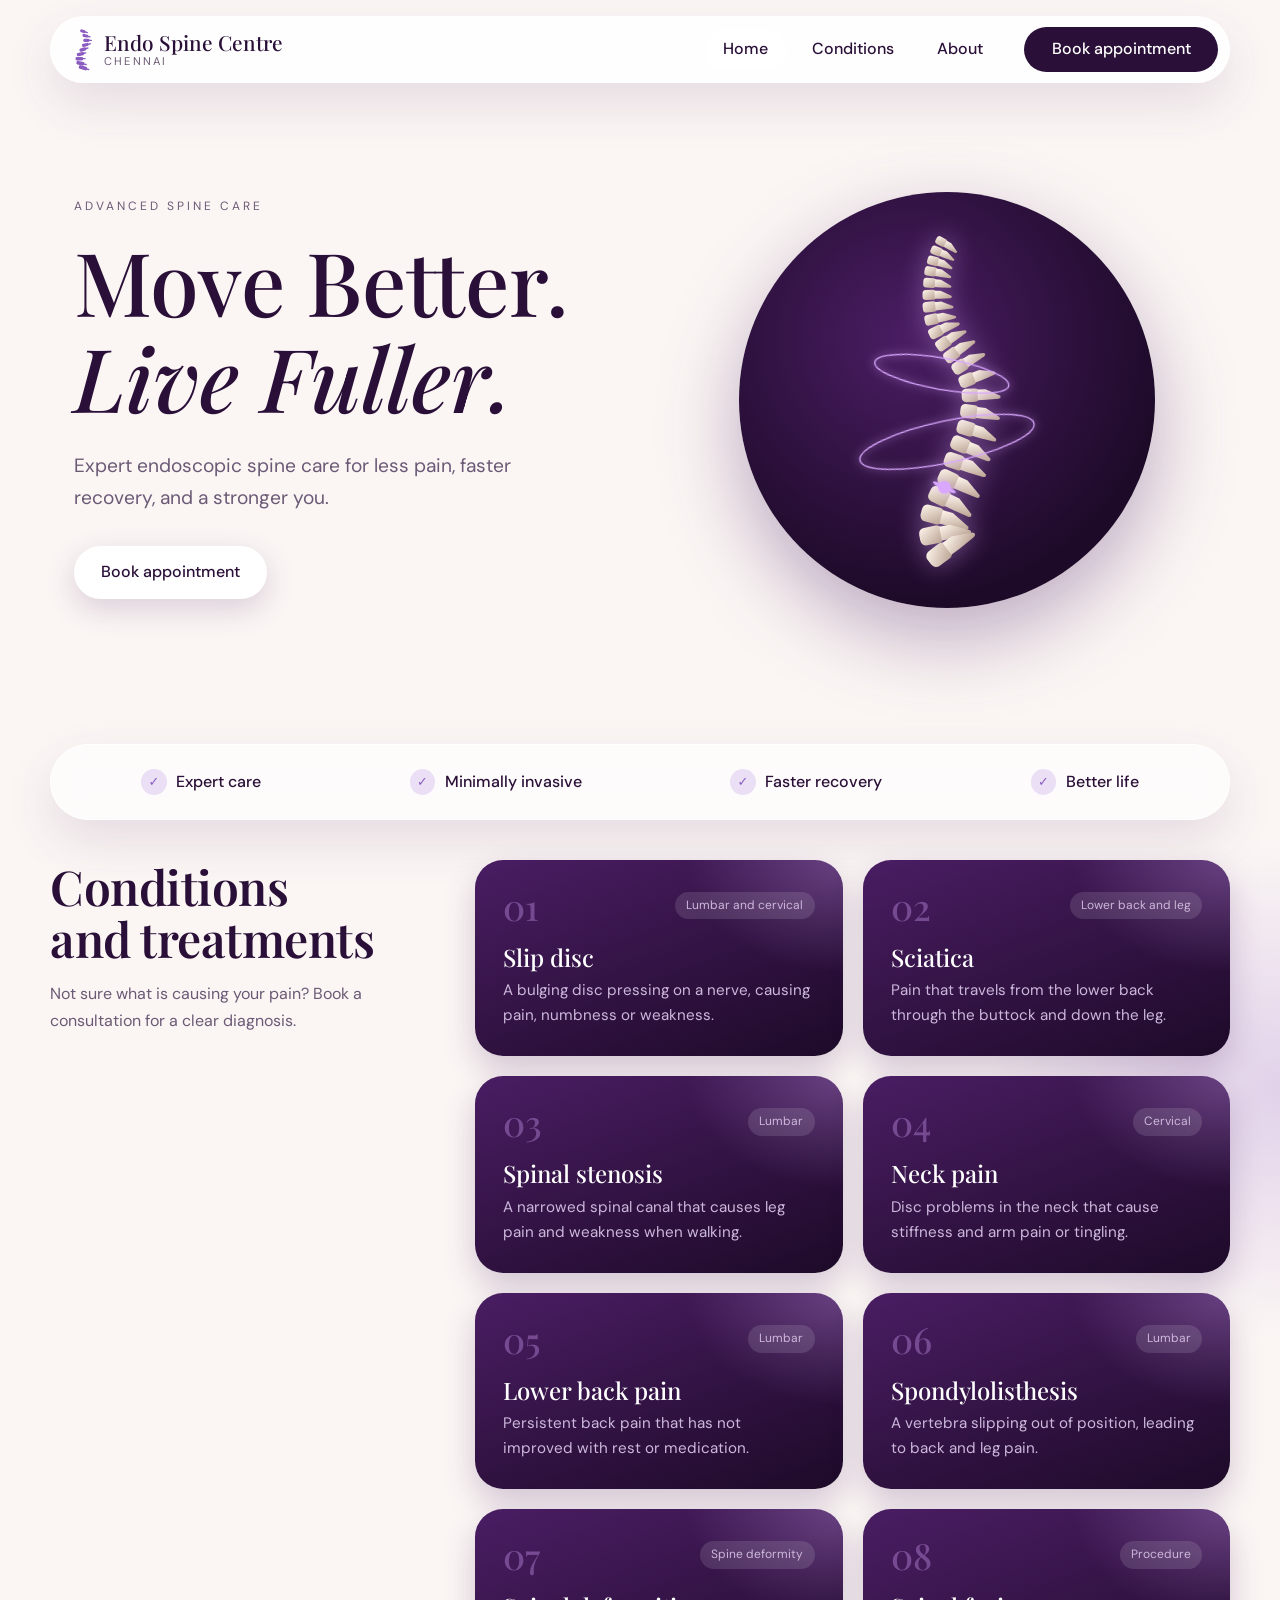
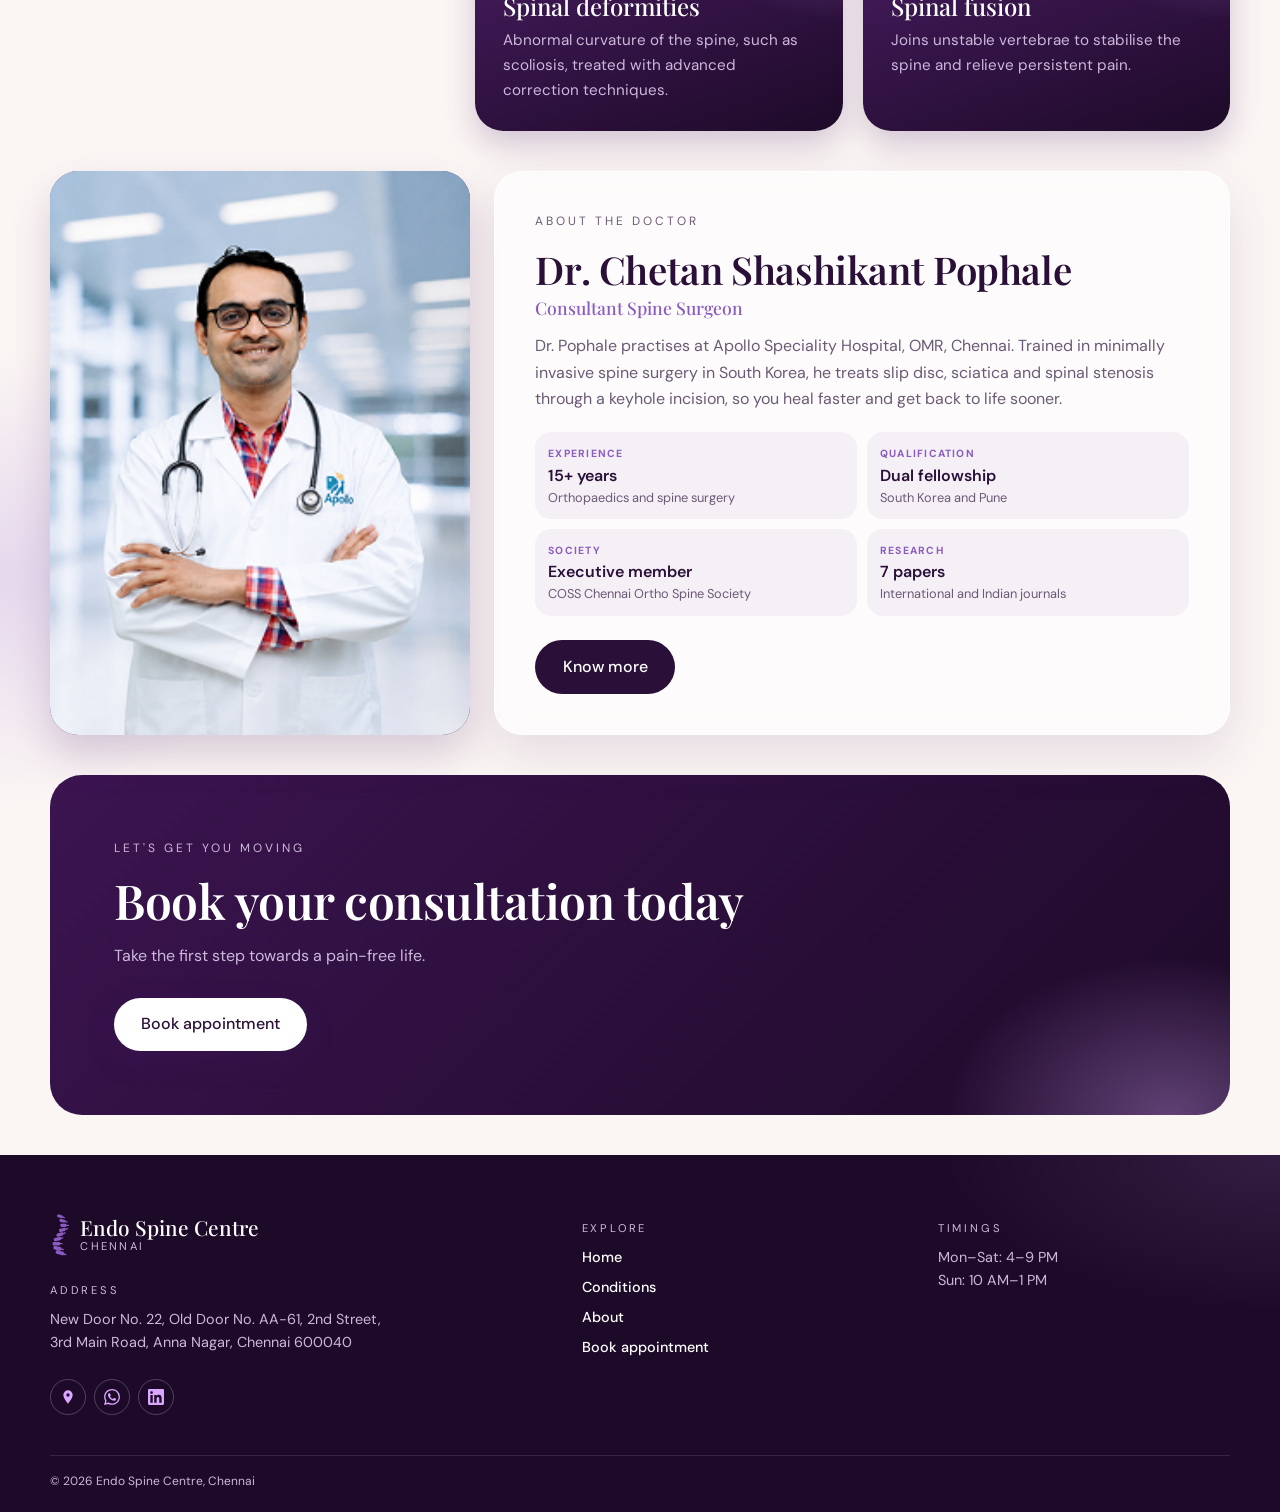
<file: index.html>
<!DOCTYPE html>
<html lang="en">
<head>
  <meta charset="UTF-8">
  <meta name="viewport" content="width=device-width, initial-scale=1.0, viewport-fit=cover">
  <meta name="description" content="Endoscopic spine surgery by Dr. Chetan Pophale at Endo Spine Centre, Anna Nagar, Chennai.">
  <title>Endo Spine Centre, Chennai | Dr. Chetan Pophale</title>
  <link rel="preconnect" href="https://fonts.googleapis.com">
  <link rel="preconnect" href="https://fonts.gstatic.com" crossorigin>
  <link rel="stylesheet" href="https://fonts.googleapis.com/css2?family=DM+Sans:wght@400;500;700&family=Playfair+Display:ital,wght@0,500;0,600;1,500&display=swap">
  <link rel="stylesheet" href="style.css">
</head>
<body>
  <header class="site-header">
    <a class="brand" href="index.html"><span>Endo Spine Centre<small>Chennai</small></span></a>
    <button class="menu-toggle" type="button" aria-expanded="false" aria-controls="site-nav" aria-label="Open menu"><span></span></button>
    <nav class="site-nav" id="site-nav">
      <a href="index.html" aria-current="page">Home</a>
      <a href="#conditions">Conditions</a>
      <a href="#about">About</a>
      <a class="btn" href="booking.html">Book appointment</a>
    </nav>
  </header>

  <main>
    <section class="hero">
      <div class="container">
        <div class="hero-art">
          <svg class="spine" viewBox="150 0 300 700" role="img" aria-label="Glowing spine">
            <defs>
              <linearGradient id="bone" x1="0" y1="0" x2="1" y2="1">
                <stop offset="0" stop-color="#fff6ec"/>
                <stop offset="1" stop-color="#b79f90"/>
              </linearGradient>
              <symbol id="v" overflow="visible">
                <rect x="-20" y="-15" width="40" height="30" rx="10"/>
                <path d="M16-12H34L66 4Q70 9 63 11L34 12H16Z"/>
              </symbol>
            </defs>
            <g class="column">
              <use href="#v" transform="translate(289 47) rotate(29) scale(0.54)"/>
              <use href="#v" transform="translate(280 65) rotate(22) scale(0.56)"/>
              <use href="#v" transform="translate(274 84) rotate(16) scale(0.58)"/>
              <use href="#v" transform="translate(269 104) rotate(10) scale(0.60)"/>
              <use href="#v" transform="translate(267 126) rotate(4) scale(0.62)"/>
              <use href="#v" transform="translate(266 149) rotate(-1) scale(0.64)"/>
              <use href="#v" transform="translate(267 172) rotate(-6) scale(0.67)"/>
              <use href="#v" transform="translate(271 196) rotate(-12) scale(0.69)"/>
              <use href="#v" transform="translate(279 220) rotate(-26) scale(0.71)"/>
              <use href="#v" transform="translate(293 242) rotate(-35) scale(0.74)"/>
              <use href="#v" transform="translate(309 264) rotate(-37) scale(0.77)"/>
              <use href="#v" transform="translate(325 286) rotate(-33) scale(0.79)"/>
              <use href="#v" transform="translate(339 312) rotate(-21) scale(0.82)"/>
              <use href="#v" transform="translate(345 341) rotate(-3) scale(0.85)"/>
              <use href="#v" transform="translate(343 372) rotate(7) scale(0.88)"/>
              <use href="#v" transform="translate(337 404) rotate(16) scale(0.91)"/>
              <use href="#v" transform="translate(326 435) rotate(22) scale(0.95)"/>
              <use href="#v" transform="translate(314 467) rotate(19) scale(0.98)"/>
              <use href="#v" transform="translate(303 501) rotate(24) scale(1.01)"/>
              <use href="#v" transform="translate(286 534) rotate(26) scale(1.05)"/>
              <use href="#v" transform="translate(272 569) rotate(15) scale(1.09)"/>
              <use href="#v" transform="translate(270 609) rotate(-11) scale(1.13)"/>
              <use href="#v" transform="translate(285 646) rotate(-37) scale(1.17)"/>
            </g>
            <ellipse class="ring" cx="300" cy="430" rx="170" ry="40" transform="rotate(-12 300 430)"/>
            <ellipse class="ring" cx="290" cy="300" rx="130" ry="30" transform="rotate(10 290 300)"/>
            <ellipse class="disc" cx="295" cy="517" rx="24" ry="5" transform="rotate(25 295 517)"/>
            <circle class="pulse" cx="295" cy="517" r="12"/>
          </svg>
        </div>

        <div class="hero-copy">
          <p class="label">Advanced spine care</p>
          <h1>Move Better.<em>Live Fuller.</em></h1>
          <p class="lead">Expert endoscopic spine care for less pain, faster recovery, and a stronger you.</p>
          <a class="btn btn-light" href="booking.html">Book appointment</a>
        </div>
      </div>
    </section>

    <ul class="trust container">
      <li>Expert care</li>
      <li>Minimally invasive</li>
      <li>Faster recovery</li>
      <li>Better life</li>
    </ul>

    <section class="conditions" id="conditions">
      <div class="container">
        <div class="intro">
          <h2>Conditions and treatments</h2>
          <p>Not sure what is causing your pain? Book a consultation for a clear diagnosis.</p>
        </div>
        <div class="cards" data-carousel>
          <article class="card"><span>Lumbar and cervical</span><h3>Slip disc</h3><p>A bulging disc pressing on a nerve, causing pain, numbness or weakness.</p></article>
          <article class="card"><span>Lower back and leg</span><h3>Sciatica</h3><p>Pain that travels from the lower back through the buttock and down the leg.</p></article>
          <article class="card"><span>Lumbar</span><h3>Spinal stenosis</h3><p>A narrowed spinal canal that causes leg pain and weakness when walking.</p></article>
          <article class="card"><span>Cervical</span><h3>Neck pain</h3><p>Disc problems in the neck that cause stiffness and arm pain or tingling.</p></article>
          <article class="card"><span>Lumbar</span><h3>Lower back pain</h3><p>Persistent back pain that has not improved with rest or medication.</p></article>
          <article class="card"><span>Lumbar</span><h3>Spondylolisthesis</h3><p>A vertebra slipping out of position, leading to back and leg pain.</p></article>
          <article class="card"><span>Spine deformity</span><h3>Spinal deformities</h3><p>Abnormal curvature of the spine, such as scoliosis, treated with advanced correction techniques.</p></article>
          <article class="card"><span>Procedure</span><h3>Spinal fusion</h3><p>Joins unstable vertebrae to stabilise the spine and relieve persistent pain.</p></article>
        </div>
      </div>
    </section>

    <section class="about" id="about">
      <div class="container about-card">
        <figure class="portrait">
          <img src="Chetan.jpg" alt="Dr. Chetan Pophale" loading="lazy">
        </figure>
        <div class="about-body">
          <p class="label">About the doctor</p>
          <h2>Dr. Chetan Shashikant Pophale</h2>
          <h3>Consultant Spine Surgeon</h3>
          <p>
            Dr. Pophale practises at Apollo Speciality Hospital, OMR, Chennai. Trained in
            minimally invasive spine surgery in South Korea, he treats slip disc, sciatica and
            spinal stenosis through a keyhole incision, so you heal faster and get back to life sooner.
          </p>
          <dl class="credentials">
            <div><dt>Experience</dt><dd><strong>15+ years</strong><span>Orthopaedics and spine surgery</span></dd></div>
            <div><dt>Qualification</dt><dd><strong>Dual fellowship</strong><span>South Korea and Pune</span></dd></div>
            <div><dt>Society</dt><dd><strong>Executive member</strong><span>COSS Chennai Ortho Spine Society</span></dd></div>
            <div><dt>Research</dt><dd><strong>7 papers</strong><span>International and Indian journals</span></dd></div>
          </dl>
          <a class="btn" href="about.html">Know more</a>
        </div>
      </div>
    </section>

    <section class="cta">
      <div class="container">
        <p class="label">Let's get you moving</p>
        <h2>Book your consultation today</h2>
        <p>Take the first step towards a pain-free life.</p>
        <a class="btn btn-light" href="booking.html">Book appointment</a>
      </div>
    </section>
  </main>

  <footer class="site-footer">
    <div class="container">
      <a class="brand" href="index.html"><span>Endo Spine Centre<small>Chennai</small></span></a>

      <div class="social-icons">
        <a class="icon-link" href="https://share.google/g54eVJGmW7RyER9a3" target="_blank" rel="noopener" aria-label="Directions" title="Directions">
          <svg viewBox="0 0 24 24" aria-hidden="true"><path d="M12 2a7 7 0 0 0-7 7c0 5 7 13 7 13s7-8 7-13a7 7 0 0 0-7-7zm0 9.5a2.5 2.5 0 1 1 0-5 2.5 2.5 0 0 1 0 5z"/></svg>
        </a>
        <a class="icon-link" href="#" data-whatsapp="Hello, I would like to know more about Endo Spine Centre." aria-label="WhatsApp" title="WhatsApp">
          <svg viewBox="0 0 24 24" aria-hidden="true"><path d="M17.472 14.382c-.297-.149-1.758-.867-2.03-.967-.273-.099-.471-.148-.67.15-.197.297-.767.966-.94 1.164-.173.199-.347.223-.644.075-.297-.15-1.255-.463-2.39-1.475-.883-.788-1.48-1.761-1.653-2.059-.173-.297-.018-.458.13-.606.134-.133.298-.347.446-.52.149-.174.198-.298.298-.497.099-.198.05-.371-.025-.52-.075-.149-.669-1.612-.916-2.207-.242-.579-.487-.5-.669-.51-.173-.008-.371-.01-.57-.01-.198 0-.52.074-.792.372-.272.297-1.04 1.016-1.04 2.479 0 1.462 1.065 2.875 1.213 3.074.149.198 2.096 3.2 5.077 4.487.709.306 1.262.489 1.694.625.712.227 1.36.195 1.871.118.571-.085 1.758-.719 2.006-1.413.248-.694.248-1.289.173-1.413-.074-.124-.272-.198-.57-.347m-5.421 7.403h-.004a9.87 9.87 0 0 1-5.031-1.378l-.361-.214-3.741.982.998-3.648-.235-.374a9.86 9.86 0 0 1-1.51-5.26c.001-5.45 4.436-9.884 9.888-9.884 2.64 0 5.122 1.03 6.988 2.898a9.825 9.825 0 0 1 2.893 6.994c-.003 5.45-4.437 9.884-9.885 9.884m8.413-18.297A11.815 11.815 0 0 0 12.05 0C5.495 0 .16 5.335.157 11.892c0 2.096.547 4.142 1.588 5.945L.057 24l6.305-1.654a11.882 11.882 0 0 0 5.683 1.448h.005c6.554 0 11.89-5.335 11.893-11.893a11.821 11.821 0 0 0-3.48-8.413z"/></svg>
        </a>
        <a class="icon-link" href="https://in.linkedin.com/in/chetan-pophale-14793382" target="_blank" rel="noopener" aria-label="LinkedIn" title="LinkedIn">
          <svg viewBox="0 0 24 24" aria-hidden="true"><path d="M20.447 20.452h-3.554v-5.569c0-1.328-.027-3.037-1.852-3.037-1.853 0-2.136 1.445-2.136 2.939v5.667H9.351V9h3.414v1.561h.046c.477-.9 1.637-1.85 3.37-1.85 3.601 0 4.267 2.37 4.267 5.455v6.286zM5.337 7.433a2.062 2.062 0 1 1 0-4.125 2.062 2.062 0 0 1 0 4.125zM7.119 20.452H3.555V9h3.564v11.452zM22.225 0H1.771C.792 0 0 .774 0 1.729v20.542C0 23.227.792 24 1.771 24h20.451C23.2 24 24 23.227 24 22.271V1.729C24 .774 23.2 0 22.222 0h.003z"/></svg>
        </a>
      </div>

      <div class="footer-block footer-location">
        <p class="label">Address</p>
        <a class="footer-address" href="https://share.google/g54eVJGmW7RyER9a3" target="_blank" rel="noopener" aria-label="Open address in Google Maps">
          <address>New Door No. 22, Old Door No. AA-61, 2nd Street, 3rd Main Road, Anna Nagar, Chennai 600040</address>
        </a>
      </div>

      <nav class="footer-block" aria-label="Footer">
        <p class="label">Explore</p>
        <a href="index.html">Home</a>
        <a href="#conditions">Conditions</a>
        <a href="#about">About</a>
        <a href="booking.html">Book appointment</a>
      </nav>

      <div class="footer-block footer-timings">
        <p class="label">Timings</p>
        <p>Mon–Sat: 4–9 PM<br>Sun: 10 AM–1 PM</p>
      </div>

      <p class="copyright">&copy; 2026 Endo Spine Centre, Chennai</p>
    </div>
  </footer>

  <script src="config.js"></script>
  <script src="menu.js"></script>
  <script src="carousel.js"></script>
</body>
</html>
</file>
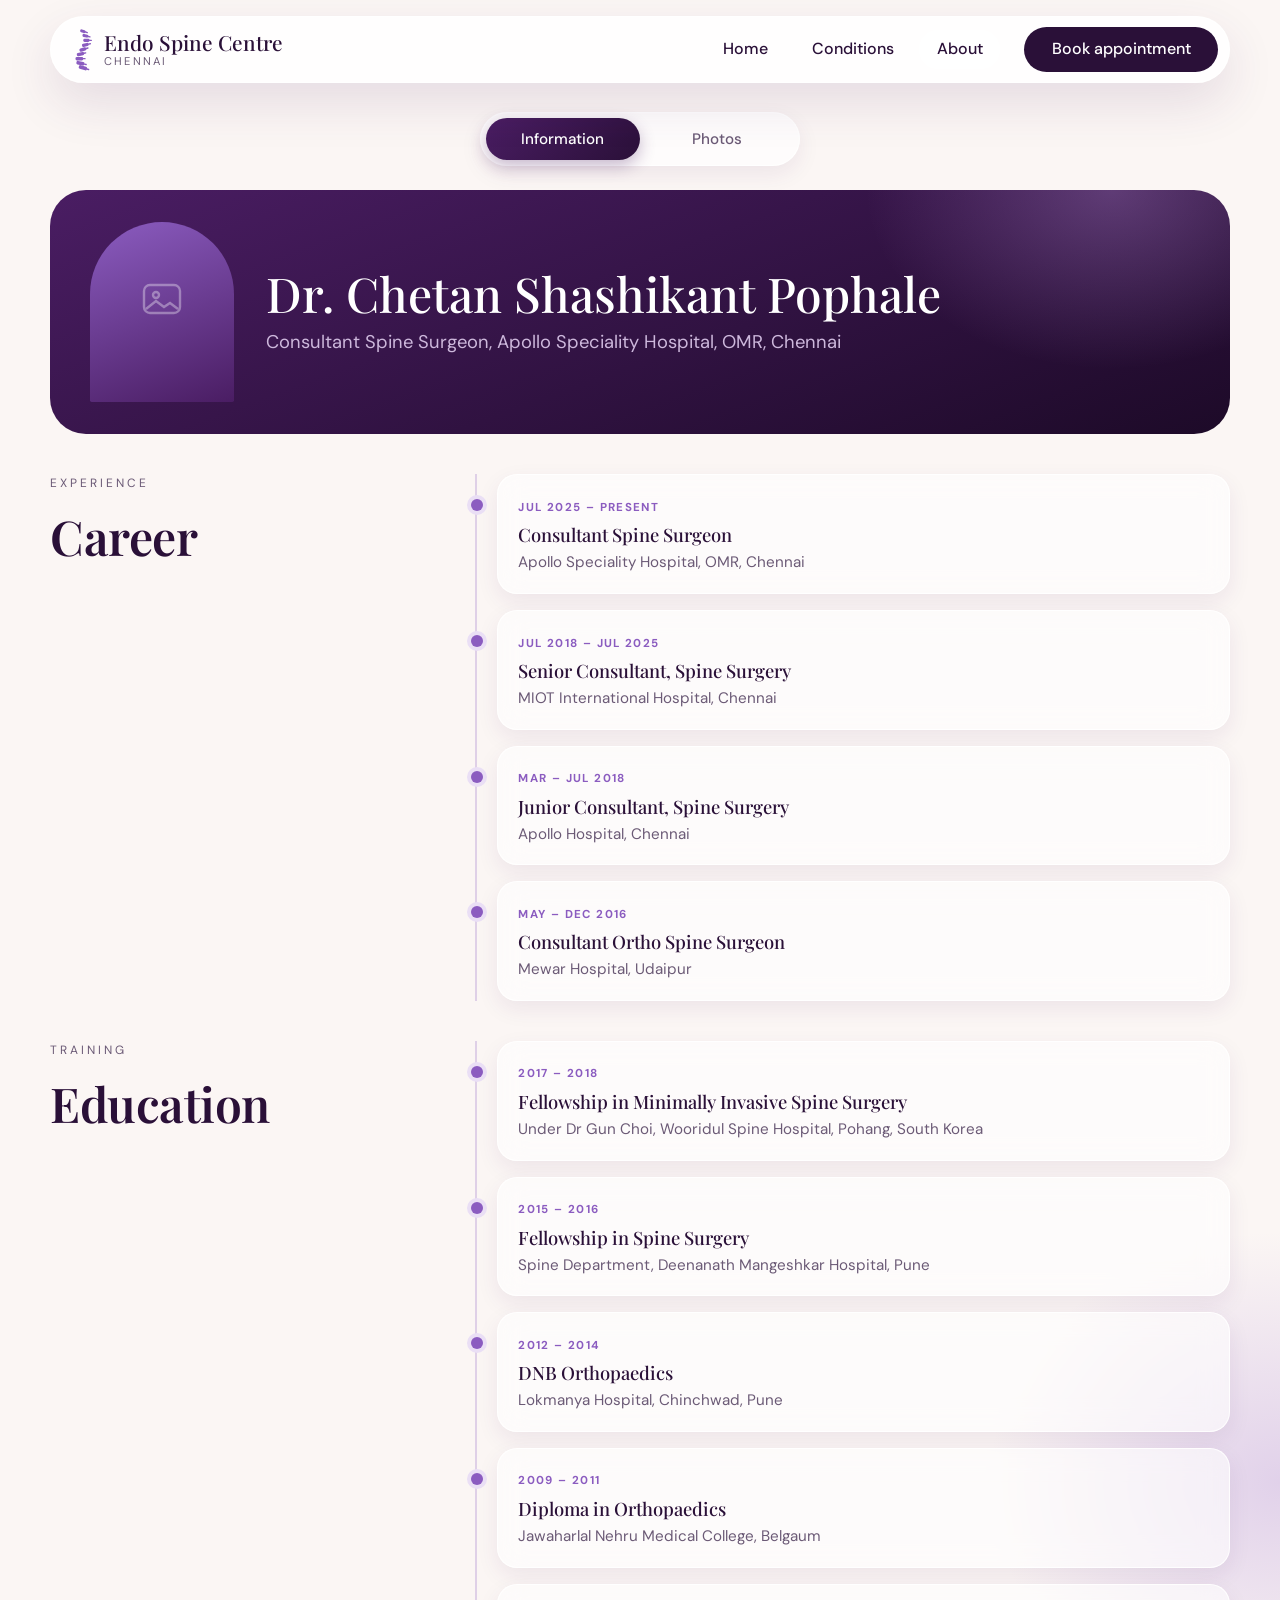
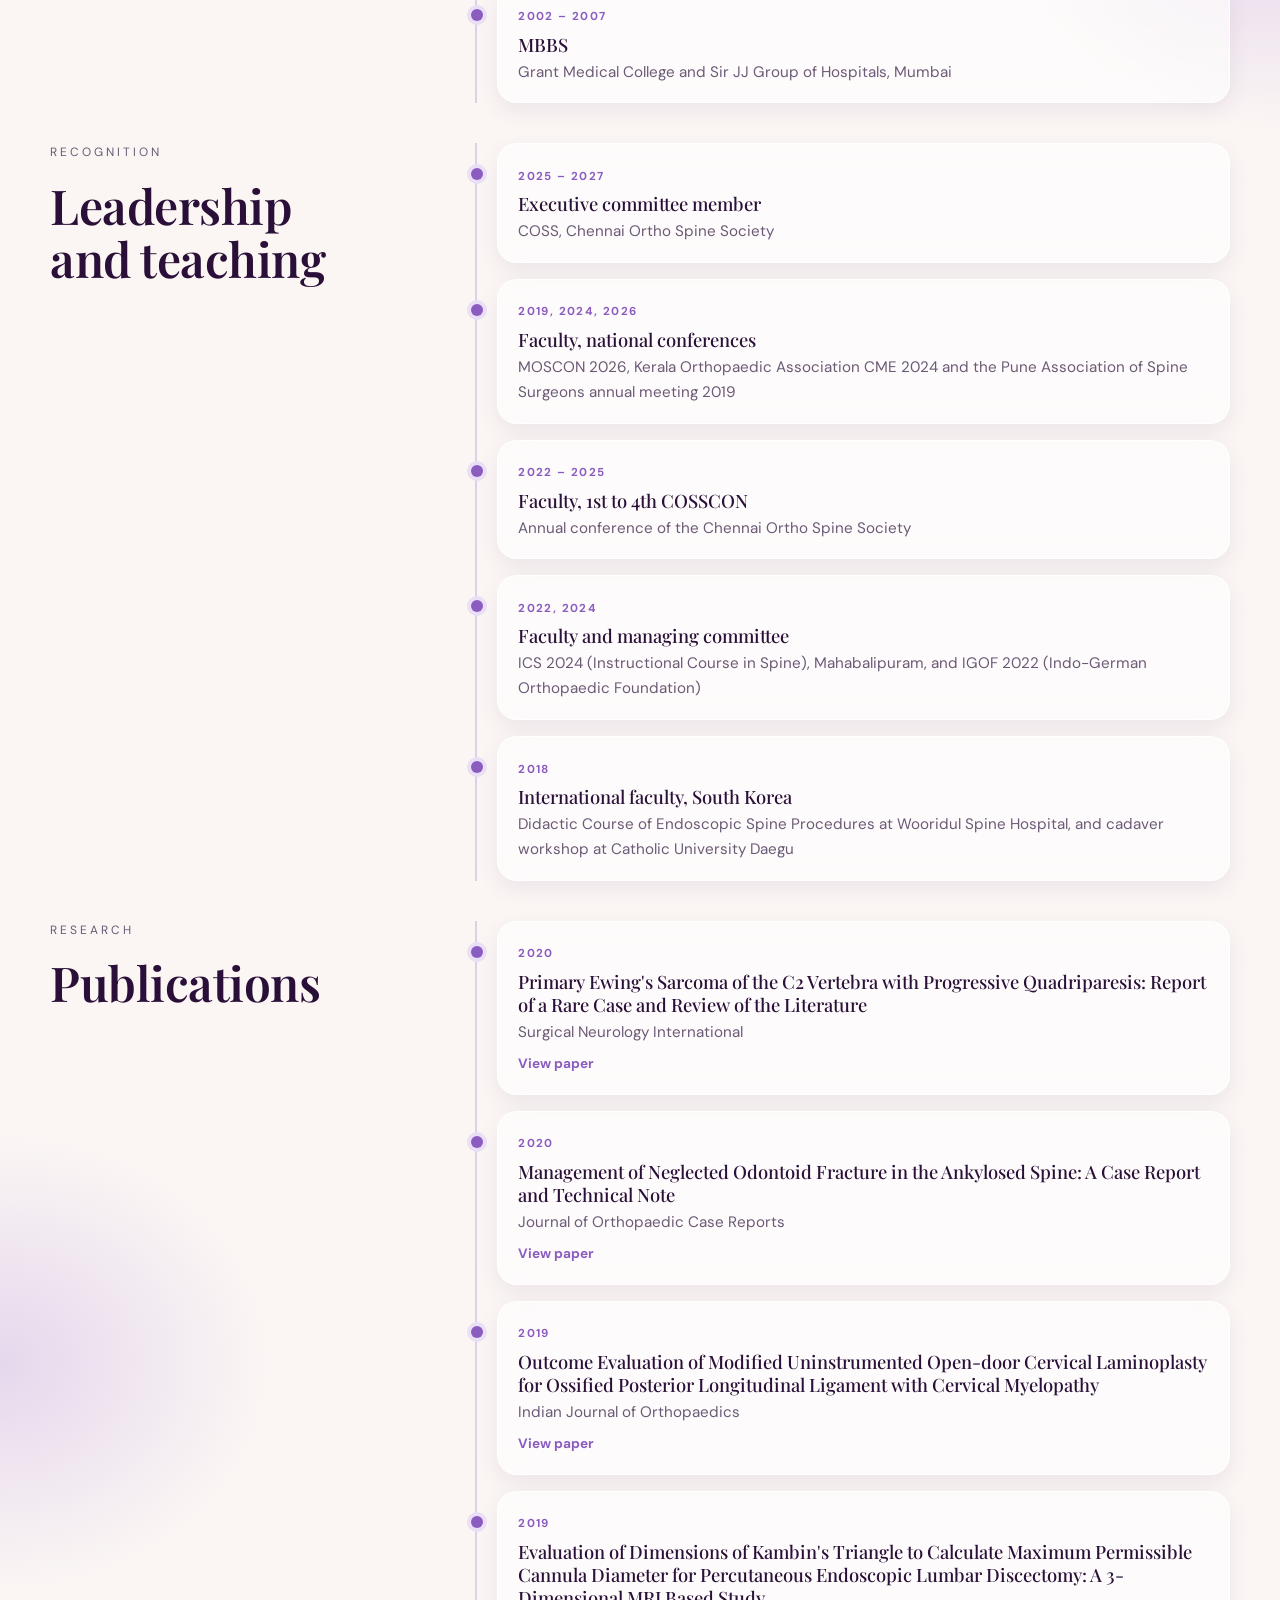
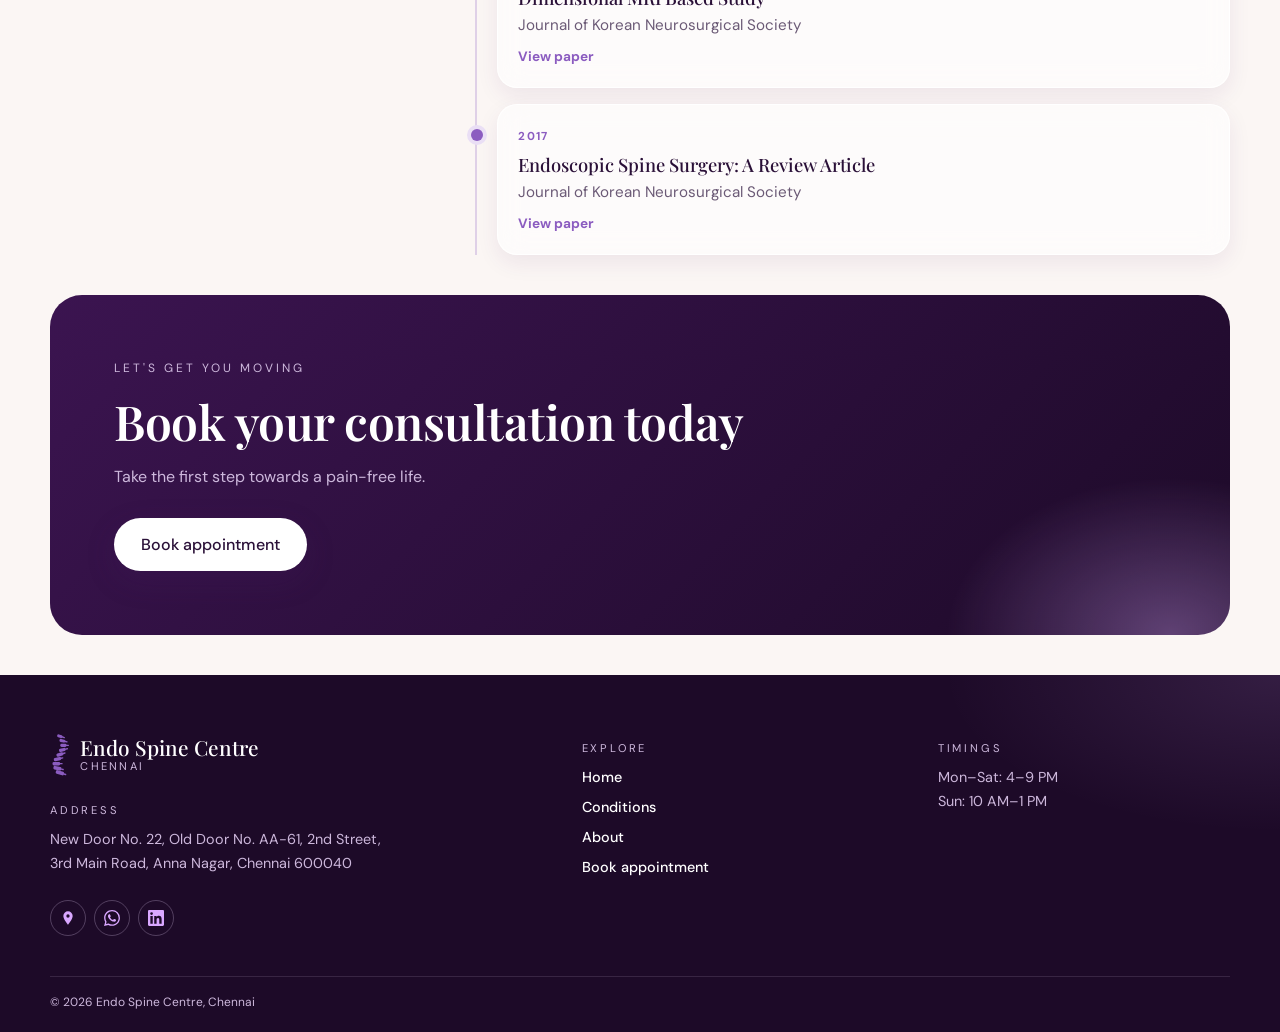
<file: about.html>
<!DOCTYPE html>
<html lang="en">
<head>
  <meta charset="UTF-8">
  <meta name="viewport" content="width=device-width, initial-scale=1.0, viewport-fit=cover">
  <meta name="description" content="Training, experience, publications and teaching of Dr. Chetan Pophale, consultant spine surgeon in Chennai.">
  <title>About Dr. Chetan Pophale | Endo Spine Centre, Chennai</title>
  <link rel="preconnect" href="https://fonts.googleapis.com">
  <link rel="preconnect" href="https://fonts.gstatic.com" crossorigin>
  <link rel="stylesheet" href="https://fonts.googleapis.com/css2?family=DM+Sans:wght@400;500;700&family=Playfair+Display:ital,wght@0,500;0,600;1,500&display=swap">
  <link rel="stylesheet" href="style.css">
</head>
<body>
  <header class="site-header">
    <a class="brand" href="index.html"><span>Endo Spine Centre<small>Chennai</small></span></a>
    <button class="menu-toggle" type="button" aria-expanded="false" aria-controls="site-nav" aria-label="Open menu"><span></span></button>
    <nav class="site-nav" id="site-nav">
      <a href="index.html">Home</a>
      <a href="index.html#conditions">Conditions</a>
      <a href="about.html" aria-current="page">About</a>
      <a class="btn" href="booking.html">Book appointment</a>
    </nav>
  </header>

  <main>
    <nav class="tabs" aria-label="Doctor profile">
      <a href="about.html" aria-current="page">Information</a>
      <a href="photos.html">Photos</a>
    </nav>

    <section class="profile container">
      <figure class="photo"></figure>
      <div>
        <h1>Dr. Chetan Shashikant Pophale</h1>
        <p class="lead">Consultant Spine Surgeon, Apollo Speciality Hospital, OMR, Chennai</p>
      </div>
    </section>

    <section class="block">
      <div class="container split">
        <div class="intro">
          <p class="label">Experience</p>
          <h2>Career</h2>
        </div>
        <ol class="timeline">
          <li><time>Jul 2025 – Present</time><h3>Consultant Spine Surgeon</h3><p>Apollo Speciality Hospital, OMR, Chennai</p></li>
          <li><time>Jul 2018 – Jul 2025</time><h3>Senior Consultant, Spine Surgery</h3><p>MIOT International Hospital, Chennai</p></li>
          <li><time>Mar – Jul 2018</time><h3>Junior Consultant, Spine Surgery</h3><p>Apollo Hospital, Chennai</p></li>
          <li><time>May – Dec 2016</time><h3>Consultant Ortho Spine Surgeon</h3><p>Mewar Hospital, Udaipur</p></li>
        </ol>
      </div>
    </section>

    <section class="block">
      <div class="container split">
        <div class="intro">
          <p class="label">Training</p>
          <h2>Education</h2>
        </div>
        <ol class="timeline">
          <li><time>2017 – 2018</time><h3>Fellowship in Minimally Invasive Spine Surgery</h3><p>Under Dr Gun Choi, Wooridul Spine Hospital, Pohang, South Korea</p></li>
          <li><time>2015 – 2016</time><h3>Fellowship in Spine Surgery</h3><p>Spine Department, Deenanath Mangeshkar Hospital, Pune</p></li>
          <li><time>2012 – 2014</time><h3>DNB Orthopaedics</h3><p>Lokmanya Hospital, Chinchwad, Pune</p></li>
          <li><time>2009 – 2011</time><h3>Diploma in Orthopaedics</h3><p>Jawaharlal Nehru Medical College, Belgaum</p></li>
          <li><time>2002 – 2007</time><h3>MBBS</h3><p>Grant Medical College and Sir JJ Group of Hospitals, Mumbai</p></li>
        </ol>
      </div>
    </section>

    <section class="block">
      <div class="container split">
        <div class="intro">
          <p class="label">Recognition</p>
          <h2>Leadership and teaching</h2>
        </div>
        <ol class="timeline">
          <li><time>2025 – 2027</time><h3>Executive committee member</h3><p>COSS, Chennai Ortho Spine Society</p></li>
          <li><time>2019, 2024, 2026</time><h3>Faculty, national conferences</h3><p>MOSCON 2026, Kerala Orthopaedic Association CME 2024 and the Pune Association of Spine Surgeons annual meeting 2019</p></li>
          <li><time>2022 – 2025</time><h3>Faculty, 1st to 4th COSSCON</h3><p>Annual conference of the Chennai Ortho Spine Society</p></li>
          <li><time>2022, 2024</time><h3>Faculty and managing committee</h3><p>ICS 2024 (Instructional Course in Spine), Mahabalipuram, and IGOF 2022 (Indo-German Orthopaedic Foundation)</p></li>
          <li><time>2018</time><h3>International faculty, South Korea</h3><p>Didactic Course of Endoscopic Spine Procedures at Wooridul Spine Hospital, and cadaver workshop at Catholic University Daegu</p></li>
        </ol>
      </div>
    </section>

    <section class="block">
      <div class="container split">
        <div class="intro">
          <p class="label">Research</p>
          <h2>Publications</h2>
        </div>
        <ol class="timeline">
          <li>
            <time>2020</time>
            <h3>Primary Ewing's Sarcoma of the C2 Vertebra with Progressive Quadriparesis: Report of a Rare Case and Review of the Literature</h3>
            <p>Surgical Neurology International</p>
            <a href="https://doi.org/10.25259/SNI_497_2020" target="_blank" rel="noopener">View paper</a>
          </li>
          <li>
            <time>2020</time>
            <h3>Management of Neglected Odontoid Fracture in the Ankylosed Spine: A Case Report and Technical Note</h3>
            <p>Journal of Orthopaedic Case Reports</p>
            <a href="https://doi.org/10.13107/jocr.2020.v10.i05.1820" target="_blank" rel="noopener">View paper</a>
          </li>
          <li>
            <time>2019</time>
            <h3>Outcome Evaluation of Modified Uninstrumented Open-door Cervical Laminoplasty for Ossified Posterior Longitudinal Ligament with Cervical Myelopathy</h3>
            <p>Indian Journal of Orthopaedics</p>
            <a href="https://doi.org/10.4103/ortho.IJOrtho_207_19" target="_blank" rel="noopener">View paper</a>
          </li>
          <li>
            <time>2019</time>
            <h3>Evaluation of Dimensions of Kambin's Triangle to Calculate Maximum Permissible Cannula Diameter for Percutaneous Endoscopic Lumbar Discectomy: A 3-Dimensional MRI Based Study</h3>
            <p>Journal of Korean Neurosurgical Society</p>
            <a href="https://doi.org/10.3340/jkns.2018.0091" target="_blank" rel="noopener">View paper</a>
          </li>
          <li>
            <time>2017</time>
            <h3>Endoscopic Spine Surgery: A Review Article</h3>
            <p>Journal of Korean Neurosurgical Society</p>
            <a href="https://doi.org/10.3340/jkns.2017.0203.004" target="_blank" rel="noopener">View paper</a>
          </li>
        </ol>
      </div>
    </section>

    <section class="cta">
      <div class="container">
        <p class="label">Let's get you moving</p>
        <h2>Book your consultation today</h2>
        <p>Take the first step towards a pain-free life.</p>
        <a class="btn btn-light" href="booking.html">Book appointment</a>
      </div>
    </section>
  </main>

  <footer class="site-footer">
    <div class="container">
      <a class="brand" href="index.html"><span>Endo Spine Centre<small>Chennai</small></span></a>

      <div class="social-icons">
        <a class="icon-link" href="https://share.google/g54eVJGmW7RyER9a3" target="_blank" rel="noopener" aria-label="Directions" title="Directions">
          <svg viewBox="0 0 24 24" aria-hidden="true"><path d="M12 2a7 7 0 0 0-7 7c0 5 7 13 7 13s7-8 7-13a7 7 0 0 0-7-7zm0 9.5a2.5 2.5 0 1 1 0-5 2.5 2.5 0 0 1 0 5z"/></svg>
        </a>
        <a class="icon-link" href="#" data-whatsapp="Hello, I would like to know more about Endo Spine Centre." aria-label="WhatsApp" title="WhatsApp">
          <svg viewBox="0 0 24 24" aria-hidden="true"><path d="M17.472 14.382c-.297-.149-1.758-.867-2.03-.967-.273-.099-.471-.148-.67.15-.197.297-.767.966-.94 1.164-.173.199-.347.223-.644.075-.297-.15-1.255-.463-2.39-1.475-.883-.788-1.48-1.761-1.653-2.059-.173-.297-.018-.458.13-.606.134-.133.298-.347.446-.52.149-.174.198-.298.298-.497.099-.198.05-.371-.025-.52-.075-.149-.669-1.612-.916-2.207-.242-.579-.487-.5-.669-.51-.173-.008-.371-.01-.57-.01-.198 0-.52.074-.792.372-.272.297-1.04 1.016-1.04 2.479 0 1.462 1.065 2.875 1.213 3.074.149.198 2.096 3.2 5.077 4.487.709.306 1.262.489 1.694.625.712.227 1.36.195 1.871.118.571-.085 1.758-.719 2.006-1.413.248-.694.248-1.289.173-1.413-.074-.124-.272-.198-.57-.347m-5.421 7.403h-.004a9.87 9.87 0 0 1-5.031-1.378l-.361-.214-3.741.982.998-3.648-.235-.374a9.86 9.86 0 0 1-1.51-5.26c.001-5.45 4.436-9.884 9.888-9.884 2.64 0 5.122 1.03 6.988 2.898a9.825 9.825 0 0 1 2.893 6.994c-.003 5.45-4.437 9.884-9.885 9.884m8.413-18.297A11.815 11.815 0 0 0 12.05 0C5.495 0 .16 5.335.157 11.892c0 2.096.547 4.142 1.588 5.945L.057 24l6.305-1.654a11.882 11.882 0 0 0 5.683 1.448h.005c6.554 0 11.89-5.335 11.893-11.893a11.821 11.821 0 0 0-3.48-8.413z"/></svg>
        </a>
        <a class="icon-link" href="https://in.linkedin.com/in/chetan-pophale-14793382" target="_blank" rel="noopener" aria-label="LinkedIn" title="LinkedIn">
          <svg viewBox="0 0 24 24" aria-hidden="true"><path d="M20.447 20.452h-3.554v-5.569c0-1.328-.027-3.037-1.852-3.037-1.853 0-2.136 1.445-2.136 2.939v5.667H9.351V9h3.414v1.561h.046c.477-.9 1.637-1.85 3.37-1.85 3.601 0 4.267 2.37 4.267 5.455v6.286zM5.337 7.433a2.062 2.062 0 1 1 0-4.125 2.062 2.062 0 0 1 0 4.125zM7.119 20.452H3.555V9h3.564v11.452zM22.225 0H1.771C.792 0 0 .774 0 1.729v20.542C0 23.227.792 24 1.771 24h20.451C23.2 24 24 23.227 24 22.271V1.729C24 .774 23.2 0 22.222 0h.003z"/></svg>
        </a>
      </div>

      <div class="footer-block footer-location">
        <p class="label">Address</p>
        <a class="footer-address" href="https://share.google/g54eVJGmW7RyER9a3" target="_blank" rel="noopener" aria-label="Open address in Google Maps">
          <address>New Door No. 22, Old Door No. AA-61, 2nd Street, 3rd Main Road, Anna Nagar, Chennai 600040</address>
        </a>
      </div>

      <nav class="footer-block" aria-label="Footer">
        <p class="label">Explore</p>
        <a href="index.html">Home</a>
        <a href="index.html#conditions">Conditions</a>
        <a href="about.html">About</a>
        <a href="booking.html">Book appointment</a>
      </nav>

      <div class="footer-block footer-timings">
        <p class="label">Timings</p>
        <p>Mon–Sat: 4–9 PM<br>Sun: 10 AM–1 PM</p>
      </div>

      <p class="copyright">&copy; 2026 Endo Spine Centre, Chennai</p>
    </div>
  </footer>

  <script src="config.js"></script>
  <script src="menu.js"></script>
</body>
</html>
</file>
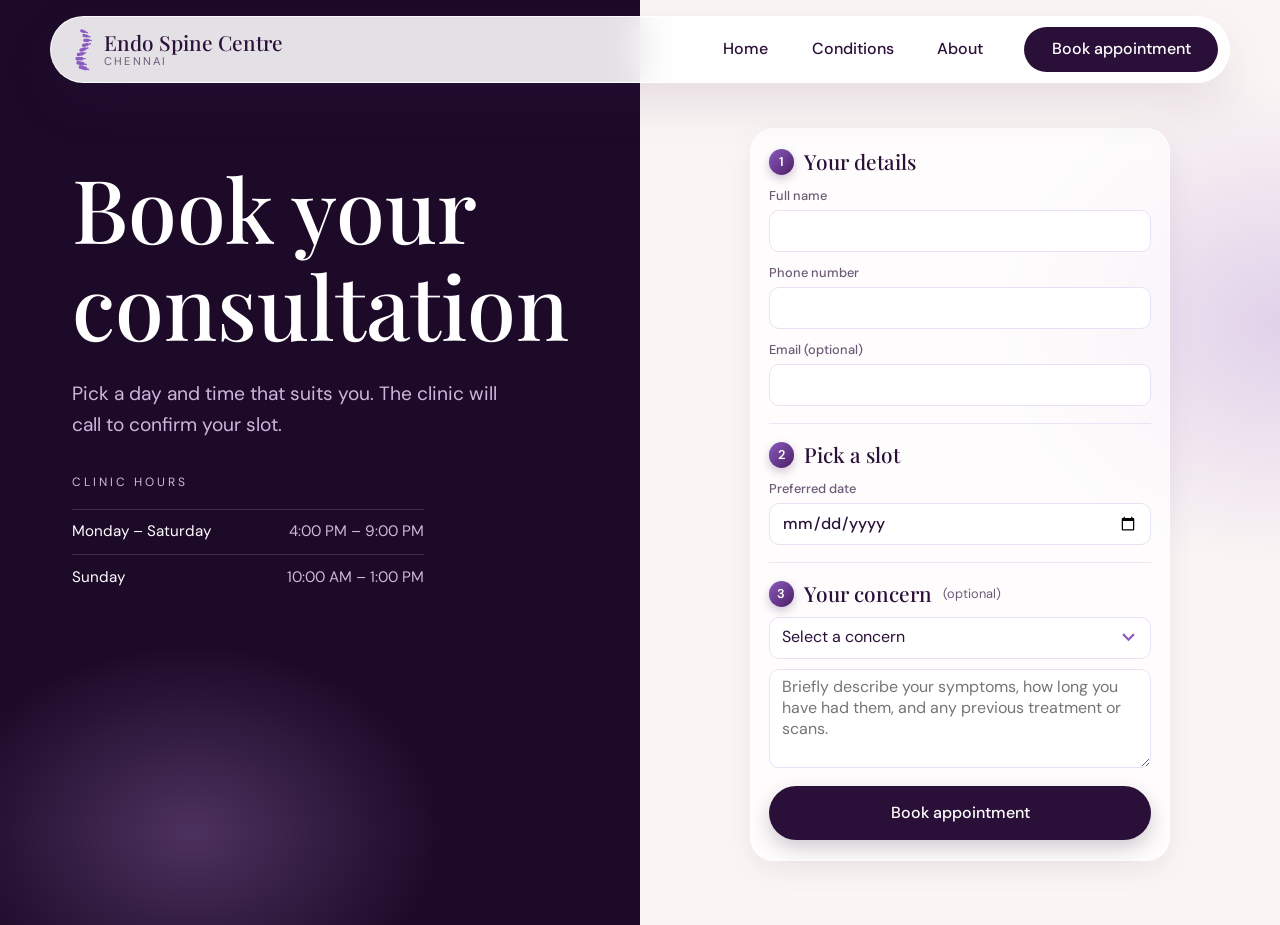
<file: booking.html>
<!DOCTYPE html>
<html lang="en">
<head>
  <meta charset="UTF-8">
  <meta name="viewport" content="width=device-width, initial-scale=1.0, viewport-fit=cover">
  <title>Book Appointment | Endo Spine Centre, Chennai</title>
  <link rel="preconnect" href="https://fonts.googleapis.com">
  <link rel="preconnect" href="https://fonts.gstatic.com" crossorigin>
  <link rel="stylesheet" href="https://fonts.googleapis.com/css2?family=DM+Sans:wght@400;500;700&family=Playfair+Display:ital,wght@0,500;0,600;1,500&display=swap">
  <link rel="stylesheet" href="style.css">
</head>
<body>
  <header class="site-header">
    <a class="brand" href="index.html"><span>Endo Spine Centre<small>Chennai</small></span></a>
    <button class="menu-toggle" type="button" aria-expanded="false" aria-controls="site-nav" aria-label="Open menu"><span></span></button>
    <nav class="site-nav" id="site-nav">
      <a href="index.html">Home</a>
      <a href="index.html#conditions">Conditions</a>
      <a href="index.html#about">About</a>
      <a class="btn" href="booking.html">Book appointment</a>
    </nav>
  </header>

  <main class="booking">
    <section class="booking-intro">
      <h1>Book your consultation</h1>
      <p class="lead">Pick a day and time that suits you. The clinic will call to confirm your slot.</p>
      <p class="label">Clinic hours</p>
      <ul class="hours" id="clinic-hours"></ul>
    </section>

    <section class="booking-form">
      <form id="booking-form">
        <div class="form-step">
          <p class="step-title"><span>1</span>Your details</p>
          <label>Full name
            <input type="text" name="name" required autocomplete="name">
          </label>
          <label>Phone number
            <input type="tel" name="phone" required autocomplete="tel-national" inputmode="numeric" pattern="[0-9]{10}" title="Enter a 10-digit mobile number">
          </label>
          <label>Email (optional)
            <input type="email" name="email" autocomplete="email" inputmode="email">
          </label>
        </div>

        <div class="form-step">
          <p class="step-title"><span>2</span>Pick a slot</p>
          <label>Preferred date
            <input type="date" name="date" required>
          </label>
          <div class="time-picker" id="time-picker" hidden>
            <p class="field-label">Preferred time</p>
            <div id="slots" role="group" aria-label="Preferred time"></div>
          </div>
        </div>

        <div class="form-step">
          <p class="step-title"><span>3</span>Your concern <em>(optional)</em></p>
          <select name="concern" aria-label="Concern">
            <option value="">Select a concern</option>
            <option>Slip disc</option>
            <option>Sciatica</option>
            <option>Spinal stenosis</option>
            <option>Neck pain</option>
            <option>Lower back pain</option>
            <option>Not sure</option>
          </select>
          <textarea name="description" rows="4" aria-label="Describe your concern" placeholder="Briefly describe your symptoms, how long you have had them, and any previous treatment or scans."></textarea>
        </div>

        <button class="btn" type="submit">Book appointment</button>
        <p class="form-error" role="alert" hidden>We could not send your request. Please try again in a moment.</p>
      </form>

      <div class="success" role="status" hidden>
        <h2>Request sent</h2>
        <p id="success-summary"></p>
        <a class="btn" href="index.html">Back to home</a>
      </div>
    </section>
  </main>

  <script src="config.js"></script>
  <script src="menu.js"></script>
  <script src="script.js"></script>
</body>
</html>
</file>
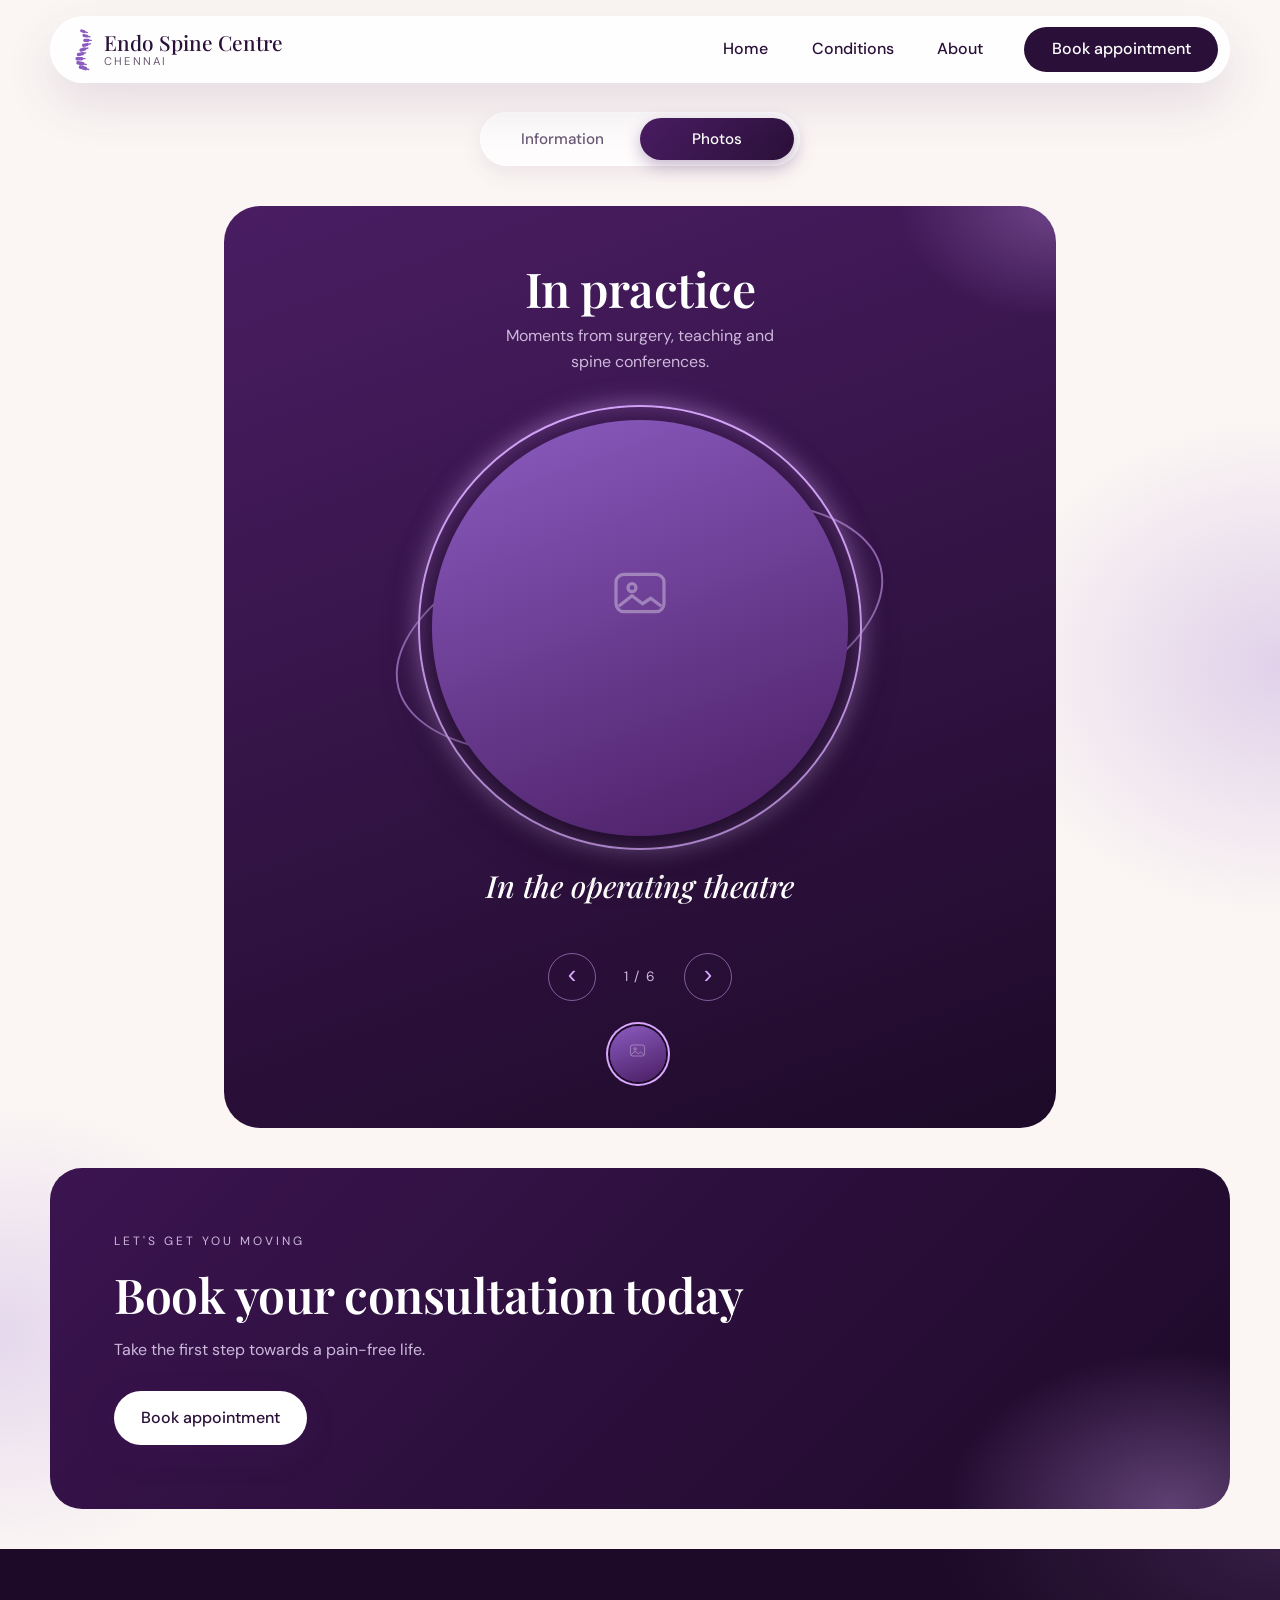
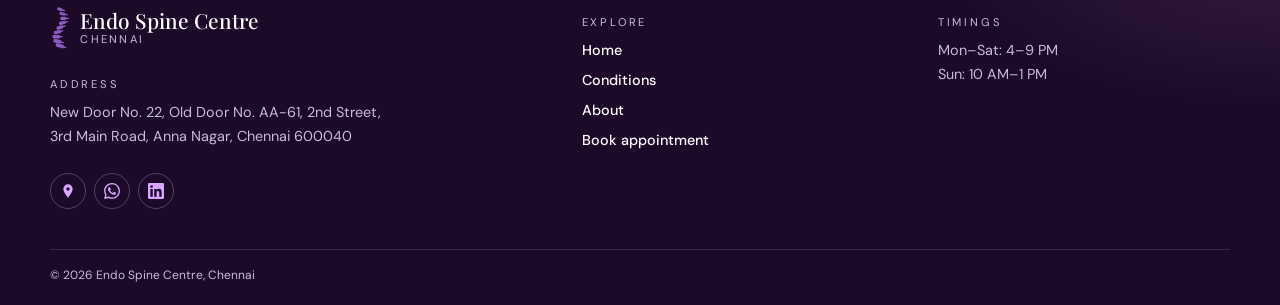
<file: photos.html>
<!DOCTYPE html>
<html lang="en">
<head>
  <meta charset="UTF-8">
  <meta name="viewport" content="width=device-width, initial-scale=1.0, viewport-fit=cover">
  <meta name="description" content="Photos of Dr. Chetan Pophale in surgery, teaching and at spine conferences.">
  <title>Photos of Dr. Chetan Pophale | Endo Spine Centre, Chennai</title>
  <link rel="preconnect" href="https://fonts.googleapis.com">
  <link rel="preconnect" href="https://fonts.gstatic.com" crossorigin>
  <link rel="stylesheet" href="https://fonts.googleapis.com/css2?family=DM+Sans:wght@400;500;700&family=Playfair+Display:ital,wght@0,500;0,600;1,500&display=swap">
  <link rel="stylesheet" href="style.css">
</head>
<body>
  <header class="site-header">
    <a class="brand" href="index.html"><span>Endo Spine Centre<small>Chennai</small></span></a>
    <button class="menu-toggle" type="button" aria-expanded="false" aria-controls="site-nav" aria-label="Open menu"><span></span></button>
    <nav class="site-nav" id="site-nav">
      <a href="index.html">Home</a>
      <a href="index.html#conditions">Conditions</a>
      <a href="about.html">About</a>
      <a class="btn" href="booking.html">Book appointment</a>
    </nav>
  </header>

  <main>
    <nav class="tabs" aria-label="Doctor profile">
      <a href="about.html">Information</a>
      <a href="photos.html" aria-current="page">Photos</a>
    </nav>

    <section class="block">
      <div class="container">
        <div class="gallery" data-gallery>
          <div class="gallery-head">
            <h2>In practice</h2>
            <p>Moments from surgery, teaching and spine conferences.</p>
          </div>

          <div class="gallery-stage">
            <div class="gallery-track">
              <figure class="photo"><figcaption>In the operating theatre</figcaption></figure>
              <figure class="photo"><figcaption>With patients</figcaption></figure>
              <figure class="photo"><figcaption>Teaching at a workshop</figcaption></figure>
              <figure class="photo"><figcaption>At a spine conference</figcaption></figure>
              <figure class="photo"><figcaption>With the surgical team</figcaption></figure>
              <figure class="photo"><figcaption>Training in South Korea</figcaption></figure>
            </div>
          </div>

          <p class="gallery-caption" aria-live="polite"></p>
          <div class="gallery-bar">
            <button class="gallery-nav" type="button" data-dir="-1" aria-label="Previous photo"></button>
            <span class="gallery-count"></span>
            <button class="gallery-nav" type="button" data-dir="1" aria-label="Next photo"></button>
          </div>
          <div class="gallery-thumbs"></div>
        </div>
      </div>
    </section>

    <section class="cta">
      <div class="container">
        <p class="label">Let's get you moving</p>
        <h2>Book your consultation today</h2>
        <p>Take the first step towards a pain-free life.</p>
        <a class="btn btn-light" href="booking.html">Book appointment</a>
      </div>
    </section>
  </main>

  <footer class="site-footer">
    <div class="container">
      <a class="brand" href="index.html"><span>Endo Spine Centre<small>Chennai</small></span></a>

      <div class="social-icons">
        <a class="icon-link" href="https://share.google/g54eVJGmW7RyER9a3" target="_blank" rel="noopener" aria-label="Directions" title="Directions">
          <svg viewBox="0 0 24 24" aria-hidden="true"><path d="M12 2a7 7 0 0 0-7 7c0 5 7 13 7 13s7-8 7-13a7 7 0 0 0-7-7zm0 9.5a2.5 2.5 0 1 1 0-5 2.5 2.5 0 0 1 0 5z"/></svg>
        </a>
        <a class="icon-link" href="#" data-whatsapp="Hello, I would like to know more about Endo Spine Centre." aria-label="WhatsApp" title="WhatsApp">
          <svg viewBox="0 0 24 24" aria-hidden="true"><path d="M17.472 14.382c-.297-.149-1.758-.867-2.03-.967-.273-.099-.471-.148-.67.15-.197.297-.767.966-.94 1.164-.173.199-.347.223-.644.075-.297-.15-1.255-.463-2.39-1.475-.883-.788-1.48-1.761-1.653-2.059-.173-.297-.018-.458.13-.606.134-.133.298-.347.446-.52.149-.174.198-.298.298-.497.099-.198.05-.371-.025-.52-.075-.149-.669-1.612-.916-2.207-.242-.579-.487-.5-.669-.51-.173-.008-.371-.01-.57-.01-.198 0-.52.074-.792.372-.272.297-1.04 1.016-1.04 2.479 0 1.462 1.065 2.875 1.213 3.074.149.198 2.096 3.2 5.077 4.487.709.306 1.262.489 1.694.625.712.227 1.36.195 1.871.118.571-.085 1.758-.719 2.006-1.413.248-.694.248-1.289.173-1.413-.074-.124-.272-.198-.57-.347m-5.421 7.403h-.004a9.87 9.87 0 0 1-5.031-1.378l-.361-.214-3.741.982.998-3.648-.235-.374a9.86 9.86 0 0 1-1.51-5.26c.001-5.45 4.436-9.884 9.888-9.884 2.64 0 5.122 1.03 6.988 2.898a9.825 9.825 0 0 1 2.893 6.994c-.003 5.45-4.437 9.884-9.885 9.884m8.413-18.297A11.815 11.815 0 0 0 12.05 0C5.495 0 .16 5.335.157 11.892c0 2.096.547 4.142 1.588 5.945L.057 24l6.305-1.654a11.882 11.882 0 0 0 5.683 1.448h.005c6.554 0 11.89-5.335 11.893-11.893a11.821 11.821 0 0 0-3.48-8.413z"/></svg>
        </a>
        <a class="icon-link" href="https://in.linkedin.com/in/chetan-pophale-14793382" target="_blank" rel="noopener" aria-label="LinkedIn" title="LinkedIn">
          <svg viewBox="0 0 24 24" aria-hidden="true"><path d="M20.447 20.452h-3.554v-5.569c0-1.328-.027-3.037-1.852-3.037-1.853 0-2.136 1.445-2.136 2.939v5.667H9.351V9h3.414v1.561h.046c.477-.9 1.637-1.85 3.37-1.85 3.601 0 4.267 2.37 4.267 5.455v6.286zM5.337 7.433a2.062 2.062 0 1 1 0-4.125 2.062 2.062 0 0 1 0 4.125zM7.119 20.452H3.555V9h3.564v11.452zM22.225 0H1.771C.792 0 0 .774 0 1.729v20.542C0 23.227.792 24 1.771 24h20.451C23.2 24 24 23.227 24 22.271V1.729C24 .774 23.2 0 22.222 0h.003z"/></svg>
        </a>
      </div>

      <div class="footer-block footer-location">
        <p class="label">Address</p>
        <a class="footer-address" href="https://share.google/g54eVJGmW7RyER9a3" target="_blank" rel="noopener" aria-label="Open address in Google Maps">
          <address>New Door No. 22, Old Door No. AA-61, 2nd Street, 3rd Main Road, Anna Nagar, Chennai 600040</address>
        </a>
      </div>

      <nav class="footer-block" aria-label="Footer">
        <p class="label">Explore</p>
        <a href="index.html">Home</a>
        <a href="index.html#conditions">Conditions</a>
        <a href="about.html">About</a>
        <a href="booking.html">Book appointment</a>
      </nav>

      <div class="footer-block footer-timings">
        <p class="label">Timings</p>
        <p>Mon–Sat: 4–9 PM<br>Sun: 10 AM–1 PM</p>
      </div>

      <p class="copyright">&copy; 2026 Endo Spine Centre, Chennai</p>
    </div>
  </footer>

  <script src="config.js"></script>
  <script src="menu.js"></script>
  <script src="gallery.js"></script>
</body>
</html>
</file>
<file: style.css>
/* ---------- Tokens ---------- */
:root {
  --plum: #2a1038;
  --plum-2: #4a1d63;
  --night: #1d0a28;
  --violet: #8b5cc0;
  --glow: #d9a7ff;
  --lav: #eadff5;
  --blush: #fbf6f4;
  --muted: #6b5a76;
  --soft: #cdb8dc;
  --gap: 1.5rem; /* space between sections */
  --dark-card:
    radial-gradient(14rem 10rem at 100% 0, rgba(217, 167, 255, 0.3), transparent 70%),
    linear-gradient(160deg, var(--plum-2), var(--night));
}

/* ---------- Base ---------- */
* { box-sizing: border-box; margin: 0; padding: 0; }
[hidden] { display: none !important; }

html { scroll-behavior: smooth; scroll-padding-top: 4rem; }

body {
  font-family: "DM Sans", system-ui, sans-serif;
  color: var(--plum);
  line-height: 1.65;
  background:
    radial-gradient(28rem 24rem at 100% 35%, rgba(176, 140, 215, 0.35), transparent 65%),
    radial-gradient(26rem 22rem at 0 70%, rgba(196, 170, 226, 0.4), transparent 65%),
    var(--blush);
}

h1, h2, h3, .brand span { font-family: "Playfair Display", serif; font-weight: 500; line-height: 1.1; }
h1 { font-size: clamp(2.7rem, 13vw, 5.5rem); }
h1 em { display: block; }
h2 { font-size: clamp(1.9rem, 8vw, 3rem); font-weight: 600; letter-spacing: -0.01em; }
h1, h2 { text-wrap: balance; }
p { text-wrap: pretty; }
a { color: inherit; text-decoration: none; }
:focus-visible { outline: 3px solid var(--violet); outline-offset: 3px; }

/* Smooth page-to-page transitions (the active tab pill slides between Information and Photos) */
@media (prefers-reduced-motion: no-preference) {
  @view-transition { navigation: auto; }
  ::view-transition-old(root), ::view-transition-new(root) { animation-duration: 0.2s; }
  ::view-transition-group(tab-pill) { animation-duration: 0.35s; animation-timing-function: cubic-bezier(0.4, 0, 0.2, 1); }
}

.container { width: calc(100% - 2rem); margin-inline: auto; }
.label { margin-bottom: 1rem; font-size: 0.75rem; letter-spacing: 0.25em; text-transform: uppercase; color: var(--muted); }
.lead { max-width: 34ch; margin: 1.25rem 0 1.75rem; font-size: 1.15rem; color: var(--muted); }

/* Every section after the hero uses the same gap */
.conditions, .about, .block { padding-top: var(--gap); }
.cta { padding-block: var(--gap); }

/* ---------- Shared components ---------- */

.btn {
  display: inline-block; padding: 0.85rem 1.7rem; border: 0; border-radius: 999px;
  background: var(--plum); color: #fff; font: inherit; font-weight: 500;
  white-space: nowrap; cursor: pointer; transition: transform 0.15s, background 0.15s;
}
.btn:active { transform: scale(0.97); background: var(--plum-2); }
.btn-light { background: #fff; color: var(--plum); box-shadow: 0 10px 30px rgba(74, 29, 99, 0.18); }

.brand { display: flex; align-items: center; gap: 0.4rem; line-height: 1.2; }
.brand::before {
  content: ""; flex: none; width: 24px; height: 46px;
  background: url("data:image/svg+xml,%3Csvg xmlns='http://www.w3.org/2000/svg' viewBox='4 0 34 64' fill='%238b5cc0'%3E%3Cg transform='translate(18.0 6.0) rotate(17)'%3E%3Crect x='-4.0' y='-2.1' width='8.0' height='4.2' rx='2'/%3E%3Crect x='3.0' y='-1' width='4.5' height='2' rx='1'/%3E%3C/g%3E%3Cg transform='translate(21.5 12.5) rotate(13)'%3E%3Crect x='-4.2' y='-2.2' width='8.5' height='4.3' rx='2'/%3E%3Crect x='3.2' y='-1' width='4.5' height='2' rx='1'/%3E%3C/g%3E%3Cg transform='translate(23.0 19.0) rotate(0)'%3E%3Crect x='-4.5' y='-2.2' width='9.0' height='4.5' rx='2'/%3E%3Crect x='3.5' y='-1' width='4.5' height='2' rx='1'/%3E%3C/g%3E%3Cg transform='translate(21.5 25.5) rotate(-13)'%3E%3Crect x='-4.8' y='-2.3' width='9.5' height='4.6' rx='2'/%3E%3Crect x='3.8' y='-1' width='4.5' height='2' rx='1'/%3E%3C/g%3E%3Cg transform='translate(18.0 32.0) rotate(-17)'%3E%3Crect x='-5.0' y='-2.4' width='10.0' height='4.7' rx='2'/%3E%3Crect x='4.0' y='-1' width='4.5' height='2' rx='1'/%3E%3C/g%3E%3Cg transform='translate(14.5 38.5) rotate(-13)'%3E%3Crect x='-5.2' y='-2.4' width='10.5' height='4.8' rx='2'/%3E%3Crect x='4.2' y='-1' width='4.5' height='2' rx='1'/%3E%3C/g%3E%3Cg transform='translate(13.0 45.0) rotate(-0)'%3E%3Crect x='-5.5' y='-2.5' width='11.0' height='5.0' rx='2'/%3E%3Crect x='4.5' y='-1' width='4.5' height='2' rx='1'/%3E%3C/g%3E%3Cg transform='translate(14.5 51.5) rotate(13)'%3E%3Crect x='-5.8' y='-2.5' width='11.5' height='5.1' rx='2'/%3E%3Crect x='4.8' y='-1' width='4.5' height='2' rx='1'/%3E%3C/g%3E%3Cg transform='translate(18.0 58.0) rotate(17)'%3E%3Crect x='-6.0' y='-2.6' width='12.0' height='5.2' rx='2'/%3E%3Crect x='5.0' y='-1' width='4.5' height='2' rx='1'/%3E%3C/g%3E%3C/svg%3E") center / contain no-repeat;
}
.brand span { font-size: 1.1rem; white-space: nowrap; }
.brand small { display: block; font: 400 0.64rem "DM Sans", sans-serif; letter-spacing: 0.2em; text-transform: uppercase; color: var(--muted); }

/* ---------- Header and menu ---------- */
.site-header {
  background: rgba(255, 255, 255, 0.88); border: 1px solid rgba(255, 255, 255, 0.85);
  box-shadow: 0 20px 50px rgba(74, 29, 99, 0.12); backdrop-filter: blur(18px) saturate(1.2);
  position: fixed; top: calc(0.75rem + env(safe-area-inset-top)); left: 50%; z-index: 10;
  transform: translateX(-50%); width: calc(100% - 1.5rem); padding: 0.45rem 0.45rem 0.45rem 1rem;
  display: flex; align-items: center; justify-content: space-between; border-radius: 999px;
}

.menu-toggle {
  position: relative; width: 2.5rem; height: 2.5rem; border: 0; border-radius: 50%;
  background: var(--plum); cursor: pointer;
}
.menu-toggle span, .menu-toggle span::before {
  position: absolute; left: 50%; width: 1rem; height: 2px; border-radius: 2px;
  background: #fff; transition: transform 0.25s, top 0.25s;
}
.menu-toggle span { top: calc(50% - 1px); transform: translateX(-50%); }
.menu-toggle span::before { content: ""; left: 0; top: -5px; width: 100%; box-shadow: 0 10px 0 #fff; transition: box-shadow 0.2s; }
.is-open .menu-toggle span { transform: translateX(-50%) rotate(45deg); }
.is-open .menu-toggle span::before { top: 0; box-shadow: none; transform: rotate(-90deg); }

.site-nav {
  position: absolute; top: calc(100% + 0.5rem); right: 0; width: 12rem;
  display: grid; gap: 0.1rem; padding: 0.4rem; border-radius: 20px;
  background: rgba(255, 255, 255, 0.97); border: 1px solid #fff;
  box-shadow: 0 14px 36px rgba(74, 29, 99, 0.2);
  opacity: 0; visibility: hidden; transform: translateY(-6px);
  transition: opacity 0.2s, transform 0.2s, visibility 0.2s;
}
.is-open .site-nav { opacity: 1; visibility: visible; transform: none; }
.site-nav a:not(.btn) { padding: 0.55rem 0.8rem; border-radius: 12px; font-size: 0.95rem; font-weight: 500; }
.site-nav a:not(.btn):active, .site-nav [aria-current] { background: var(--lav); }
.site-nav .btn { margin-top: 0.3rem; padding: 0.6rem 0.8rem; font-size: 0.9rem; text-align: center; }

/* ---------- Hero (phone: spine is a background behind the text) ---------- */
.hero { position: relative; overflow: hidden; }
.hero .container {
  position: relative; display: grid; align-items: end; min-height: 26rem;
  margin-top: 5.5rem; padding: 0; overflow: hidden; border-radius: 32px;
}
.hero-art {
  position: absolute; inset: 0;
  background: radial-gradient(circle at 70% 30%, var(--plum-2), var(--night) 75%);
}
.spine {
  position: absolute; right: -2.5rem; top: 50%; height: 105%; width: auto;
  transform: translateY(-50%); opacity: 0.45; overflow: visible;
}
.hero-copy { position: relative; padding: 2rem 1.5rem 2.25rem; color: #fff; }
.hero-copy .label, .hero-copy .lead { color: var(--soft); }

.column { fill: url(#bone); filter: drop-shadow(0 0 24px rgba(217, 167, 255, 0.45)); }
.spine .ring { fill: none; stroke: var(--glow); stroke-width: 2.5; filter: drop-shadow(0 0 8px var(--glow)); }
.spine .disc { fill: var(--glow); filter: drop-shadow(0 0 8px var(--glow)); }
.spine .pulse { fill: var(--glow); transform-box: fill-box; transform-origin: center; animation: pulse 2.4s ease-out infinite; }
@keyframes pulse { from { transform: scale(1); opacity: 0.6; } to { transform: scale(3.5); opacity: 0; } }

/* ---------- Trust strip ---------- */
.trust {
  position: relative; margin-top: 1rem; list-style: none; padding: 0;
  display: grid; grid-template-columns: 1fr 1fr; gap: 0.6rem;
}
.trust li {
  display: flex; align-items: center; gap: 0.6rem; padding: 0.75rem 0.85rem; border-radius: 18px;
  background: rgba(255, 255, 255, 0.7); border: 1px solid rgba(255, 255, 255, 0.9);
  box-shadow: 0 8px 22px rgba(74, 29, 99, 0.08);
  font-size: 0.85rem; font-weight: 500; line-height: 1.25;
}
.trust li::before {
  content: "\2713"; flex: none; display: grid; place-items: center; width: 1.6rem; height: 1.6rem;
  border-radius: 50%; background: var(--lav); color: var(--violet); font-size: 0.8rem; font-weight: 700;
}

/* ---------- About ---------- */
.about-card { display: grid; gap: 1rem; }

.portrait img {
  display: block; width: 100%; aspect-ratio: 16 / 11; max-height: 14rem; object-fit: cover; object-position: center 20%;
  border-radius: 28px; box-shadow: 0 20px 40px rgba(74, 29, 99, 0.2);
  background: linear-gradient(160deg, var(--violet), var(--plum));
}

.about-body {
  padding: 1.5rem; border-radius: 28px;
  background: rgba(255, 255, 255, 0.6); border: 1px solid rgba(255, 255, 255, 0.85);
  box-shadow: 0 20px 50px rgba(74, 29, 99, 0.12); backdrop-filter: blur(14px);
}
.about-body h2 { font-size: clamp(1.7rem, 7vw, 2.4rem); }
.about-body h3 { margin: 0.5rem 0 1rem; font-size: 1.1rem; font-weight: 500; color: var(--violet); }
.about-body p:not(.label) { color: var(--muted); }

/* Credentials: four small tiles */
.credentials { display: grid; grid-template-columns: 1fr 1fr; gap: 0.6rem; margin-top: 1.25rem; }
.credentials div { padding: 0.8rem; border-radius: 16px; background: rgba(139, 92, 192, 0.08); }
.credentials dt { font-size: 0.65rem; font-weight: 700; letter-spacing: 0.12em; text-transform: uppercase; color: var(--violet); }
.credentials strong { display: block; margin-top: 0.2rem; font-weight: 600; line-height: 1.3; }
.credentials span { display: block; margin-top: 0.15rem; font-size: 0.8rem; line-height: 1.4; color: var(--muted); }
.about-body .btn { margin-top: 1.5rem; }

/* ---------- Conditions (phone: centered, auto-advancing, looping carousel) ---------- */
.conditions .container { display: grid; gap: 2rem; }
.conditions .intro p:not(.label) { margin-top: 1rem; color: var(--muted); }
.cards {
  position: relative; display: flex; gap: 1rem; margin-inline: -1rem; padding: 1.5rem 11vw 3rem; margin-block: -1.25rem -3rem;
  overflow-x: auto; scroll-snap-type: x mandatory; scrollbar-width: none;
}
.cards::-webkit-scrollbar { display: none; }
.card {
  position: relative; display: grid; grid-template-columns: auto 1fr; align-content: start; align-items: center;
  flex: 0 0 78vw; padding: 1.5rem; border-radius: 28px; scroll-snap-align: center; scroll-snap-stop: always; color: #fff;
  background: var(--dark-card); box-shadow: 0 14px 32px rgba(74, 29, 99, 0.22);
  transition: transform 0.2s;
}
.card::before {
  content: attr(data-n); /* number is set by carousel.js */
  font: 500 2.25rem/1 "Playfair Display", serif; color: rgba(217, 167, 255, 0.35);
}
.card span { justify-self: end; padding: 0.25rem 0.7rem; border-radius: 999px; background: rgba(255, 255, 255, 0.12); font-size: 0.75rem; color: var(--soft); }
.card h3 { grid-column: 1 / -1; margin: 1.25rem 0 0.5rem; font-size: 1.5rem; }
.card p { grid-column: 1 / -1; color: var(--soft); font-size: 0.95rem; }

/* ---------- Doctor profile pages ---------- */
.tabs {
  display: grid; grid-template-columns: 1fr 1fr; width: min(18rem, calc(100% - 2rem)); margin: 5.5rem auto 0; padding: 0.3rem;
  border-radius: 999px; background: rgba(255, 255, 255, 0.7); border: 1px solid rgba(255, 255, 255, 0.9);
  box-shadow: 0 8px 22px rgba(74, 29, 99, 0.08);
}
.tabs a { padding: 0.55rem; border-radius: 999px; text-align: center; font-size: 0.95rem; font-weight: 500; color: var(--muted); }
.tabs [aria-current] {
  background: linear-gradient(135deg, var(--plum-2), var(--plum)); box-shadow: 0 6px 16px rgba(74, 29, 99, 0.3);
  color: #fff; view-transition-name: tab-pill;
}

.profile {
  display: grid; grid-template-columns: auto 1fr; align-items: center; gap: 1rem; margin-top: 1rem;
  padding: 1.25rem; border-radius: 28px; color: #fff;
  background:
    radial-gradient(22rem 16rem at 90% 0, rgba(217, 167, 255, 0.28), transparent 70%),
    linear-gradient(160deg, var(--plum-2), var(--night));
}
.profile h1 { font-size: clamp(1.5rem, 6.5vw, 3rem); }
.profile .lead { max-width: none; margin: 0.5rem 0 0; font-size: 0.9rem; color: var(--soft); }
.profile .photo { width: 5.5rem; border-radius: 999px 999px 18px 18px; }

/* Photo placeholder: add an <img> inside the figure and it covers the placeholder */
.photo {
  position: relative; overflow: hidden; aspect-ratio: 4 / 5; border-radius: 28px;
  background:
    url("data:image/svg+xml,%3Csvg xmlns='http://www.w3.org/2000/svg' viewBox='0 0 24 24' fill='none' stroke='%23fff' stroke-opacity='.35' stroke-width='1.2'%3E%3Crect x='3' y='5' width='18' height='14' rx='3'/%3E%3Ccircle cx='9' cy='10' r='1.5'/%3E%3Cpath d='M4 17l5-4 4 3 3-2 4 3'/%3E%3C/svg%3E") center 40% / 3rem no-repeat,
    linear-gradient(160deg, var(--violet), var(--plum-2));
}
.photo img { position: absolute; inset: 0; width: 100%; height: 100%; object-fit: cover; }
.photo figcaption {
  position: absolute; inset: auto 0.75rem 0.75rem; padding: 0.5rem 0.9rem; border-radius: 14px;
  background: rgba(255, 255, 255, 0.14); backdrop-filter: blur(10px); color: #fff; font-size: 0.85rem;
}

/* Sections: heading on the left, content on the right (desktop) */
.split { display: grid; gap: 1.5rem; }
.block .intro p:not(.label) { margin-top: 1rem; color: var(--muted); }

.timeline {
  display: grid; gap: 1rem; padding-left: 1.25rem; list-style: none;
  border-left: 2px solid rgba(139, 92, 192, 0.25);
}
.timeline li {
  position: relative; padding: 1.1rem 1.25rem; border-radius: 20px;
  background: rgba(255, 255, 255, 0.6); border: 1px solid rgba(255, 255, 255, 0.85);
  box-shadow: 0 8px 22px rgba(74, 29, 99, 0.08); backdrop-filter: blur(14px);
}
.timeline li::before {
  content: ""; position: absolute; top: 1.5rem; left: calc(-1.25rem - 7px);
  width: 12px; height: 12px; border-radius: 50%; background: var(--violet); box-shadow: 0 0 0 4px var(--lav);
}
.timeline time { font-size: 0.72rem; font-weight: 700; letter-spacing: 0.12em; text-transform: uppercase; color: var(--violet); }
.timeline h3 { margin: 0.25rem 0; font-size: 1.15rem; line-height: 1.25; }
.timeline p { color: var(--muted); font-size: 0.95rem; }
.timeline a { display: inline-block; margin-top: 0.5rem; font-size: 0.85rem; font-weight: 700; color: var(--violet); }

/* ---------- Photo gallery: a round "scope view" with glowing rings ---------- */
.gallery {
  padding: 2rem 1rem 1.5rem; overflow: hidden; border-radius: 32px; text-align: center; color: #fff;
  background: var(--dark-card);
}
.gallery-head p { max-width: 28ch; margin: 0.5rem auto 0; color: var(--soft); }

.gallery-stage { position: relative; width: min(19rem, 72vw); margin: 2rem auto 0; }
.gallery-stage::before, .gallery-stage::after {
  content: ""; position: absolute; border: 2px solid var(--glow); border-radius: 50%; pointer-events: none;
}
.gallery-stage::before {
  inset: -0.6rem; animation: breathe 4s ease-in-out infinite;
  box-shadow: 0 0 24px rgba(217, 167, 255, 0.5), inset 0 0 24px rgba(217, 167, 255, 0.25);
}
.gallery-stage::after { inset: 22% -10%; opacity: 0.55; transform: rotate(-14deg); } /* tilted orbit, like the hero */
@keyframes breathe {
  50% { box-shadow: 0 0 38px rgba(217, 167, 255, 0.75), inset 0 0 30px rgba(217, 167, 255, 0.4); }
}

.gallery-track {
  position: relative; z-index: 1; display: flex; overflow-x: auto; scroll-snap-type: x mandatory; scrollbar-width: none;
  border-radius: 50%; box-shadow: 0 20px 50px rgba(0, 0, 0, 0.4);
}
.gallery-track::-webkit-scrollbar { display: none; }
.gallery-track .photo {
  flex: 0 0 100%; aspect-ratio: 1; border-radius: 0; background-size: 4rem, auto;
  scroll-snap-align: start; scroll-snap-stop: always;
}
.gallery-track figcaption { display: none; } /* the caption is shown below the photo instead */

.gallery-caption { min-height: 2.4em; margin-top: 2rem; font: italic 500 1.5rem/1.2 "Playfair Display", serif; text-wrap: balance; }
.gallery-bar { display: flex; align-items: center; justify-content: center; gap: 1rem; margin-top: 0.75rem; }
.gallery-count { min-width: 3.5rem; font-size: 0.85rem; letter-spacing: 0.1em; color: var(--soft); }
.gallery-nav {
  display: grid; place-items: center; width: 2.5rem; height: 2.5rem; padding-bottom: 0.2rem;
  border: 1px solid rgba(217, 167, 255, 0.5); border-radius: 50%; background: none; color: var(--glow);
  font-size: 1.6rem; line-height: 1; cursor: pointer; transition: background 0.15s;
}
.gallery-nav:hover, .gallery-nav:active { background: rgba(217, 167, 255, 0.15); }
.gallery-nav::before { content: "\2039"; }
.gallery-nav[data-dir="1"]::before { content: "\203A"; }

.gallery-thumbs {
  position: relative; display: flex; gap: 0.4rem; width: fit-content; max-width: 100%; margin: 1.25rem auto 0; padding: 0.35rem;
  overflow-x: auto; scrollbar-width: none;
}
.gallery-thumbs::-webkit-scrollbar { display: none; }
.gallery-thumbs .photo {
  flex: 0 0 2.75rem; aspect-ratio: 1; padding: 0; border: 0; border-radius: 50%; background-size: 1.2rem, auto;
  opacity: 0.5; cursor: pointer; transition: opacity 0.2s, box-shadow 0.2s;
}
.gallery-thumbs .photo[aria-current="true"] { opacity: 1; box-shadow: 0 0 0 2px var(--night), 0 0 0 4px var(--glow); }

/* ---------- Call to action ---------- */
.cta .container {
  padding: 2.5rem 1.5rem; border-radius: 32px; color: #fff;
  background:
    radial-gradient(20rem 14rem at 95% 100%, rgba(217, 167, 255, 0.35), transparent 70%),
    linear-gradient(135deg, #3b1450, var(--night));
}
.cta .label, .cta p:not(.label) { color: var(--soft); }
.cta p:not(.label) { margin: 1rem 0 1.75rem; }

/* ---------- Footer ---------- */
.site-footer {
  padding: 2rem 0 1rem; color: var(--soft); font-size: 0.9rem;
  background: radial-gradient(30rem 14rem at 100% 0, rgba(217, 167, 255, 0.12), transparent 70%), var(--night);
}
.site-footer .container {
  display: grid; grid-template-columns: 1fr 1fr; align-items: start; column-gap: 1rem;
  grid-template-areas: "brand social" "location location" "explore timings" "copy copy";
}
.site-footer .brand { grid-area: brand; align-self: center; color: #fff; }
.site-footer small, .site-footer .label { color: var(--soft); }
.site-footer .label { margin-bottom: 0.5rem; font-size: 0.7rem; }
.footer-block { margin-top: 1.25rem; padding-top: 1.25rem; border-top: 1px solid rgba(205, 184, 220, 0.15); }
.footer-location { grid-area: location; }
.footer-timings { grid-area: timings; }
.footer-address { display: block; max-width: 34ch; }
.footer-address address { font-style: normal; }
.site-footer nav { grid-area: explore; display: grid; justify-items: start; align-content: start; gap: 0.4rem; }
.site-footer nav .label { margin-bottom: 0.1rem; }
.site-footer nav a { color: #fff; font-weight: 500; }
.footer-address:hover, .site-footer nav a:hover { color: var(--glow); }
.social-icons { grid-area: social; justify-self: end; display: flex; gap: 0.5rem; }
.icon-link {
  display: grid; place-items: center; width: 2.25rem; height: 2.25rem;
  border: 1px solid rgba(205, 184, 220, 0.3); border-radius: 50%; color: var(--glow);
  transition: background 0.15s;
}
.icon-link:hover, .icon-link:active { background: rgba(217, 167, 255, 0.15); }
.icon-link svg { width: 1rem; height: 1rem; fill: currentColor; }
.copyright { grid-area: copy; margin-top: 1.5rem; padding-top: 1rem; font-size: 0.75rem; border-top: 1px solid rgba(205, 184, 220, 0.15); }

/* ---------- Booking ---------- */
.booking-intro {
  padding: 7rem 1.5rem 2.5rem; color: #fff;
  background: radial-gradient(24rem 18rem at 30% 90%, rgba(217, 167, 255, 0.25), transparent 65%), var(--night);
}
.booking-intro .label, .booking-intro .lead { color: var(--soft); }
.hours { max-width: 22rem; list-style: none; }
.hours li {
  display: flex; justify-content: space-between; gap: 1rem; padding: 0.6rem 0;
  border-top: 1px solid rgba(205, 184, 220, 0.2); font-size: 0.95rem;
}
.hours li span:last-child { color: var(--soft); }

.booking-form { padding: 1.25rem 1rem 2rem; }

/* The form and the success message share one card style */
form, .success {
  padding: 1.25rem 1.1rem; border-radius: 24px;
  background: rgba(255, 255, 255, 0.7); border: 1px solid rgba(255, 255, 255, 0.9);
  box-shadow: 0 10px 30px rgba(74, 29, 99, 0.08); backdrop-filter: blur(14px);
}
form { display: grid; gap: 1.1rem; }

.form-step { display: grid; gap: 0.65rem; }
.form-step + .form-step { padding-top: 1.1rem; border-top: 1px solid rgba(139, 92, 192, 0.15); }
.step-title { display: flex; align-items: center; gap: 0.6rem; font: 500 1.3rem/1.1 "Playfair Display", serif; color: var(--plum); }
.step-title span {
  display: grid; place-items: center; width: 1.6rem; height: 1.6rem; border-radius: 50%;
  background: linear-gradient(135deg, var(--violet), var(--plum-2)); color: #fff; font: 600 0.8rem "DM Sans", sans-serif;
  box-shadow: 0 4px 10px rgba(74, 29, 99, 0.25);
}
.step-title em { margin-left: 0.1rem; font: 400 0.8rem "DM Sans", sans-serif; color: var(--muted); }

label { display: grid; gap: 0.25rem; font-size: 0.8rem; font-weight: 500; color: var(--muted); }
input, select, textarea {
  width: 100%; min-height: 2.6rem; padding: 0.45rem 0.8rem;
  border: 1.5px solid var(--lav); border-radius: 10px;
  font: inherit; font-size: 1rem; /* 16px prevents iOS zoom on focus */ line-height: 1.3;
  color: var(--plum); background: #fff;
  -webkit-appearance: none; appearance: none;
}
select {
  padding-right: 2.5rem;
  background: #fff url("data:image/svg+xml,%3Csvg xmlns='http://www.w3.org/2000/svg' viewBox='0 0 12 8' fill='none' stroke='%238b5cc0' stroke-width='2'%3E%3Cpath d='M1 1l5 5 5-5'/%3E%3C/svg%3E") right 1rem center / 0.8rem no-repeat;
}
textarea { min-height: 4.5rem; resize: vertical; }
input:focus, select:focus, textarea:focus { border-color: var(--violet); outline: none; box-shadow: 0 0 0 3px rgba(139, 92, 192, 0.18); }
form .btn { width: 100%; padding: 0.85rem; font-size: 1rem; box-shadow: 0 8px 20px rgba(42, 16, 56, 0.22); }
form .btn:disabled { opacity: 0.7; cursor: wait; }
.form-error { font-size: 0.9rem; color: #b3261e; }

/* Time slot chips */
.field-label { margin-bottom: 0.1rem; font-size: 0.8rem; font-weight: 500; color: var(--muted); }
.slots { display: grid; grid-template-columns: repeat(3, 1fr); gap: 0.5rem; }
.slots-empty {
  grid-column: 1 / -1; padding: 0.85rem 1rem; border: 1.5px dashed rgba(139, 92, 192, 0.35); border-radius: 10px;
  background: rgba(255, 255, 255, 0.4); font-size: 0.85rem; text-align: center; color: var(--muted);
}
.slot { position: relative; display: block; font-size: 0.85rem; }
.slot input { position: absolute; inset: 0; height: 100%; min-height: 0; padding: 0; border: 0; opacity: 0; cursor: pointer; }
.slot span {
  display: block; padding: 0.55rem 0; border: 1.5px solid var(--lav); border-radius: 10px; background: #fff;
  text-align: center; font-weight: 500; color: var(--plum); transition: background 0.15s, border-color 0.15s, color 0.15s;
}
.slot:hover span { border-color: var(--violet); }
.slot input:disabled { cursor: not-allowed; }
.slot input:disabled + span, .slot:hover input:disabled + span { opacity: 0.5; background: rgba(255, 255, 255, 0.5); border-color: var(--lav); color: var(--muted); }
.slot input:checked + span { background: var(--plum); border-color: var(--plum); color: #fff; }
.slot input:focus-visible + span { outline: 3px solid var(--violet); outline-offset: 2px; }

.success { display: grid; gap: 1rem; justify-items: start; }
.success::before {
  content: "\2713"; display: grid; place-items: center; width: 3.5rem; height: 3.5rem;
  border-radius: 50%; background: var(--violet); color: #fff; font-size: 1.6rem;
}
.success h2 { font-size: 2rem; }
.success p { color: var(--muted); }

/* ---------- Accessibility ---------- */
@media (prefers-reduced-motion: reduce) {
  html { scroll-behavior: auto; }
  .spine .pulse, .gallery-stage::before { animation: none; }
}

/* ---------- Desktop (861px and up) ---------- */
@media (min-width: 861px) {
  :root { --gap: 2.5rem; }
  html { scroll-padding-top: 3.5rem; }
  .container { width: min(1180px, 100% - 2.5rem); }
  .lead { margin: 1.5rem 0 2rem; font-size: 1.2rem; }
  .btn:hover { transform: translateY(-2px); background: var(--plum-2); }
  .btn-light:hover { background: var(--lav); }

  .site-header { top: 1rem; width: min(1180px, 100% - 2rem); padding: 0.6rem 0.7rem 0.6rem 1.4rem; }
  .brand span { font-size: 1.3rem; }
  .brand small { font-size: 0.7rem; }

  .menu-toggle { display: none; }
  .site-nav {
    position: static; display: flex; align-items: center; gap: 0.5rem; padding: 0; width: auto;
    background: none; border: 0; box-shadow: none; border-radius: 0;
    opacity: 1; visibility: visible; transform: none;
  }
  .site-nav a:not(.btn) { padding: 0.4rem 1.1rem; border-radius: 999px; font-size: 1rem; }
  .site-nav a:not(.btn):hover, .site-nav [aria-current] { background: rgba(255, 255, 255, 0.85); }
  .site-nav .btn { margin: 0 0 0 1rem; padding: 0.6rem 1.7rem; font-size: 1rem; }

  /* Hero: text on the left, spine circle on the right */
  .hero .container {
    min-height: min(100svh, 52rem); margin-top: 0; padding: 7rem 0 9rem; overflow: visible;
    grid-template-columns: 1fr 1fr; align-items: center; gap: 3rem; border-radius: 0;
  }
  .hero-art {
    position: relative; inset: auto; grid-column: 2; grid-row: 1; justify-self: center;
    width: min(26rem, 100%); aspect-ratio: 1; border-radius: 50%;
    background: radial-gradient(circle at 40% 35%, var(--plum-2), var(--night) 72%);
    box-shadow: 0 30px 80px rgba(74, 29, 99, 0.35);
  }
  .spine { right: auto; left: 50%; height: 88%; transform: translate(-50%, -50%); opacity: 1; }
  .hero-copy { grid-column: 1; grid-row: 1; color: var(--plum); }
  .hero-copy .label, .hero-copy .lead { color: var(--muted); }

  .trust {
    margin-top: -5.5rem; padding: 1.5rem 2rem; display: flex; flex-wrap: wrap; justify-content: space-around; gap: 0.75rem 2rem;
    border-radius: 999px; font-size: 1rem;
    background: rgba(255, 255, 255, 0.6); border: 1px solid rgba(255, 255, 255, 0.85);
    box-shadow: 0 20px 50px rgba(74, 29, 99, 0.12); backdrop-filter: blur(14px);
  }
  .trust li { padding: 0; background: none; border: 0; box-shadow: none; font-size: 1rem; }

  .about-card { grid-template-columns: 0.8fr 1.4fr; gap: 1.5rem; align-items: stretch; }
  .portrait img { height: 100%; max-height: none; aspect-ratio: auto; }
  .about-body { padding: 2.5rem; }

  .conditions .container { grid-template-columns: 1fr 2fr; align-items: start; gap: 3rem; }
  .cards { display: grid; grid-template-columns: repeat(2, 1fr); gap: 1.25rem; margin: 0; padding: 0; overflow: visible; }
  .card { padding: 1.75rem; }
  .card:hover { transform: translateY(-4px); }
  .card[data-clone] { display: none; } /* loop copies are for the phone carousel only */

  .tabs { width: 20rem; margin-top: 7rem; }
  .profile { gap: 2rem; margin-top: 1.5rem; padding: 2rem 2.5rem; border-radius: 36px; }
  .profile .photo { width: 9rem; border-radius: 999px 999px 24px 24px; }
  .profile .lead { font-size: 1.15rem; }
  .split { grid-template-columns: 1fr 2fr; gap: 3rem; align-items: start; }
  .split .intro { position: sticky; top: 6rem; }

  .gallery { max-width: 52rem; margin-inline: auto; padding: 3.5rem 2rem 2.5rem; border-radius: 36px; }
  .gallery-stage { width: min(26rem, 100%); margin-top: 2.75rem; }
  .gallery-stage::before { inset: -0.9rem; }
  .gallery-caption { font-size: 1.9rem; }
  .gallery-nav { width: 3rem; height: 3rem; }
  .gallery-thumbs { gap: 0.75rem; }
  .gallery-thumbs .photo { flex-basis: 3.5rem; }

  .cta .container { padding: 4rem; }

  .site-footer { padding: 3.5rem 0 1.25rem; }
  .site-footer .container {
    grid-template-columns: 1.6fr 1fr 1fr; column-gap: 4rem;
    grid-template-areas: "brand explore timings" "location explore timings" "social explore timings" "copy copy copy";
  }
  .footer-block { margin-top: 0; padding-top: 0; border-top: 0; }
  .footer-location { margin-top: 1.5rem; }
  .footer-timings, .site-footer nav { padding-top: 0.5rem; }
  .social-icons { justify-self: start; margin-top: 1.5rem; }
  .copyright { margin-top: 2.5rem; }

  .booking { display: grid; grid-template-columns: 1fr 1fr; min-height: 100svh; }
  .booking-intro { padding: 10rem 3rem 4rem max(2rem, calc((100vw - 1180px) / 2 + 1.4rem)); }
  .booking-form { display: grid; place-items: center; padding: 8rem 2rem 4rem; }
  form, .success { width: min(420px, 100%); }
}

/* ---------- Time slots: shown after a date is picked ----------*/
.tp-status {
  display: flex; align-items: center; gap: 0.7rem; padding: 0.9rem 1rem;
  border: 1.5px dashed rgba(139, 92, 192, 0.35); border-radius: 12px;
  background: rgba(255, 255, 255, 0.5); font-size: 0.9rem; color: var(--muted);
}
.tp-status.is-error { border-style: solid; border-color: #e7b4b0; background: #fdf1f0; color: #b3261e; }
.tp-spinner {
  flex: none; width: 1.1rem; height: 1.1rem; border-radius: 50%;
  border: 2.5px solid var(--lav); border-top-color: var(--violet); animation: tp-spin 0.8s linear infinite;
}
@keyframes tp-spin { to { transform: rotate(360deg); } }
@media (prefers-reduced-motion: reduce) { .tp-spinner { animation-duration: 2.4s; } }

/* One row per hour: label on the left, a chip for each slot on the right */
.tp-groups { display: grid; gap: 0.55rem; }
.tp-group { display: grid; grid-template-columns: 3.1rem 1fr; align-items: center; gap: 0.6rem; }
.tp-hour { font-size: 0.8rem; font-weight: 700; letter-spacing: 0.04em; white-space: nowrap; color: var(--violet); }
.tp-row { display: grid; grid-template-columns: repeat(var(--cols, 4), 1fr); gap: 0.4rem; }

.tp-chip { position: relative; display: block; font-size: 0.85rem; }
.tp-chip input {
  position: absolute; inset: 0; width: 100%; height: 100%; min-height: 0; padding: 0;
  border: 0; opacity: 0; cursor: pointer;
}
.tp-chip span {
  display: block; padding: 0.5rem 0; border: 1.5px solid var(--lav); border-radius: 10px; background: #fff;
  text-align: center; font-weight: 500; color: var(--plum);
  transition: background 0.15s, border-color 0.15s, color 0.15s;
}
.tp-chip:hover input:not(:disabled) + span { border-color: var(--violet); }
.tp-chip input:checked + span { background: var(--plum); border-color: var(--plum); color: #fff; }
.tp-chip input:focus-visible + span { outline: 3px solid var(--violet); outline-offset: 2px; }

/* Booked or past times: greyed out, not clickable */
.tp-chip input:disabled { cursor: not-allowed; }
.tp-chip input:disabled + span { border-color: var(--lav); background: rgba(255, 255, 255, 0.45); color: var(--muted); opacity: 0.6; }
</file>
